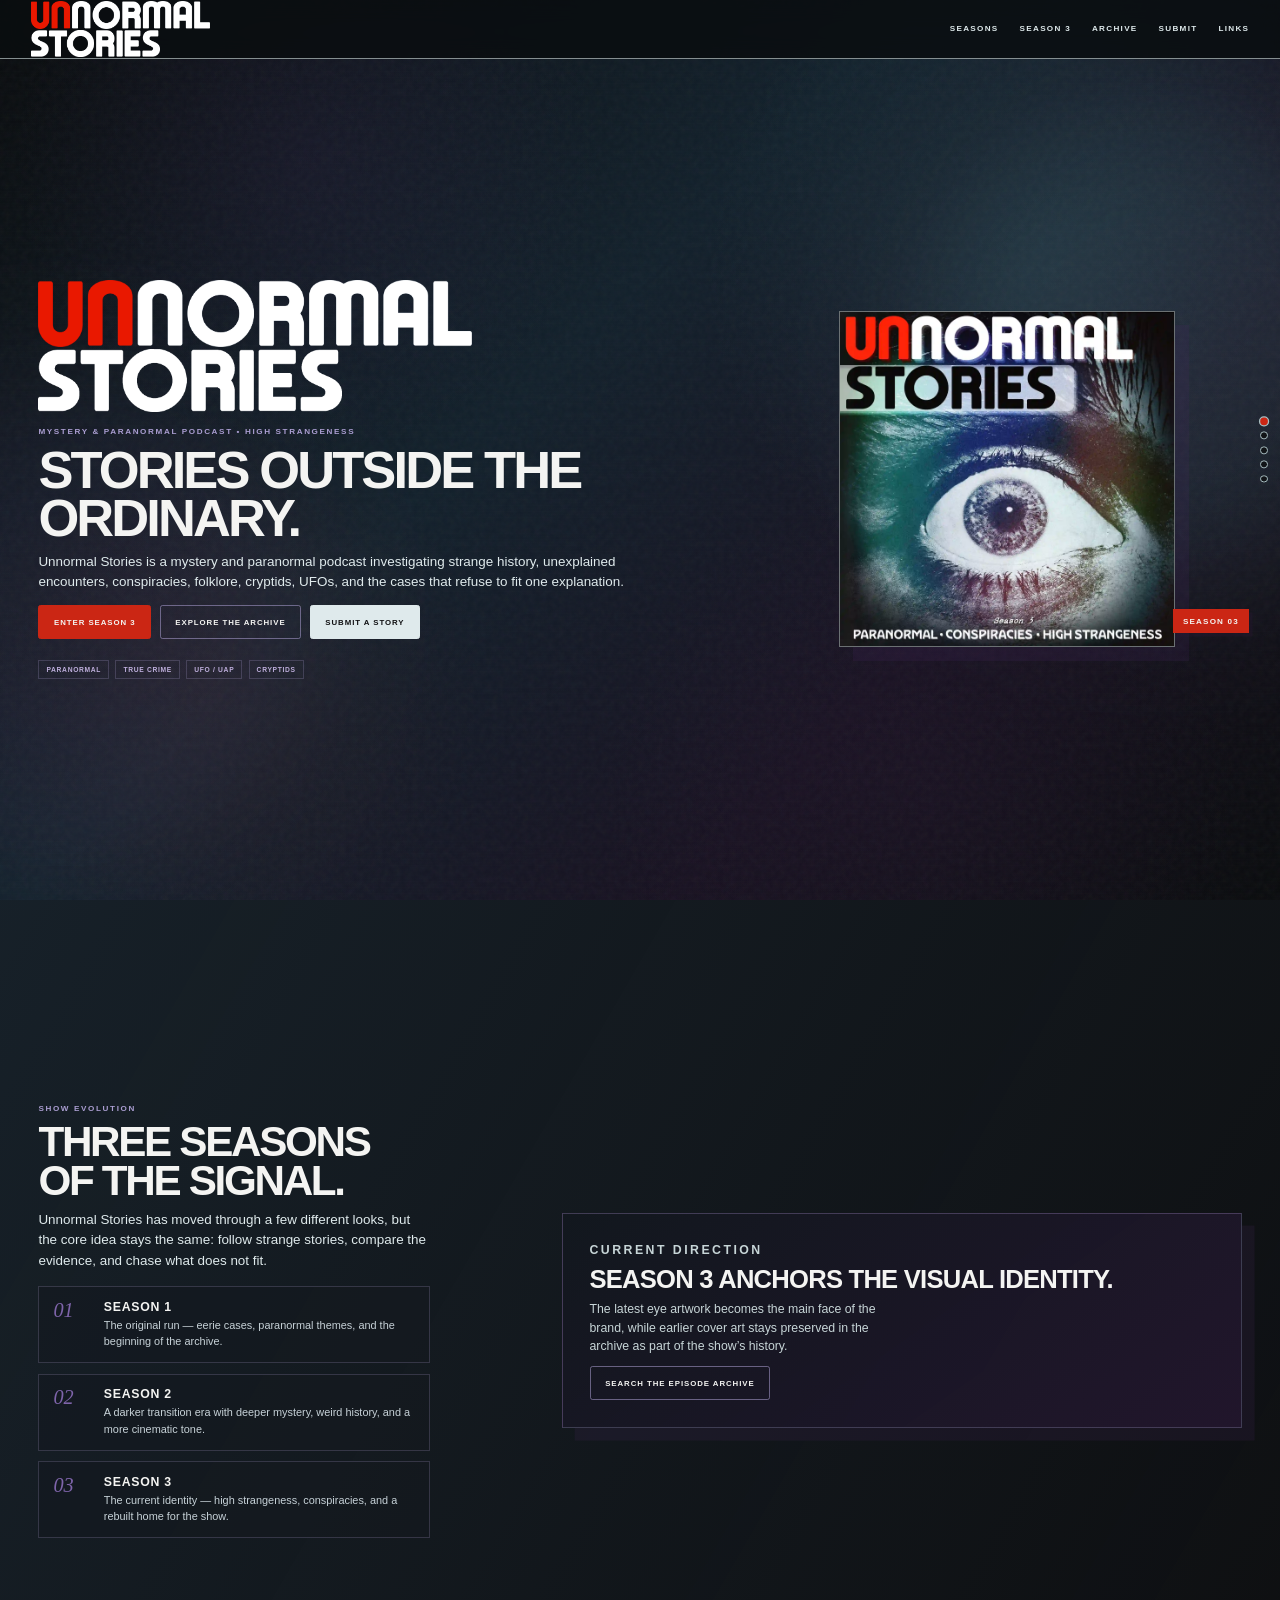
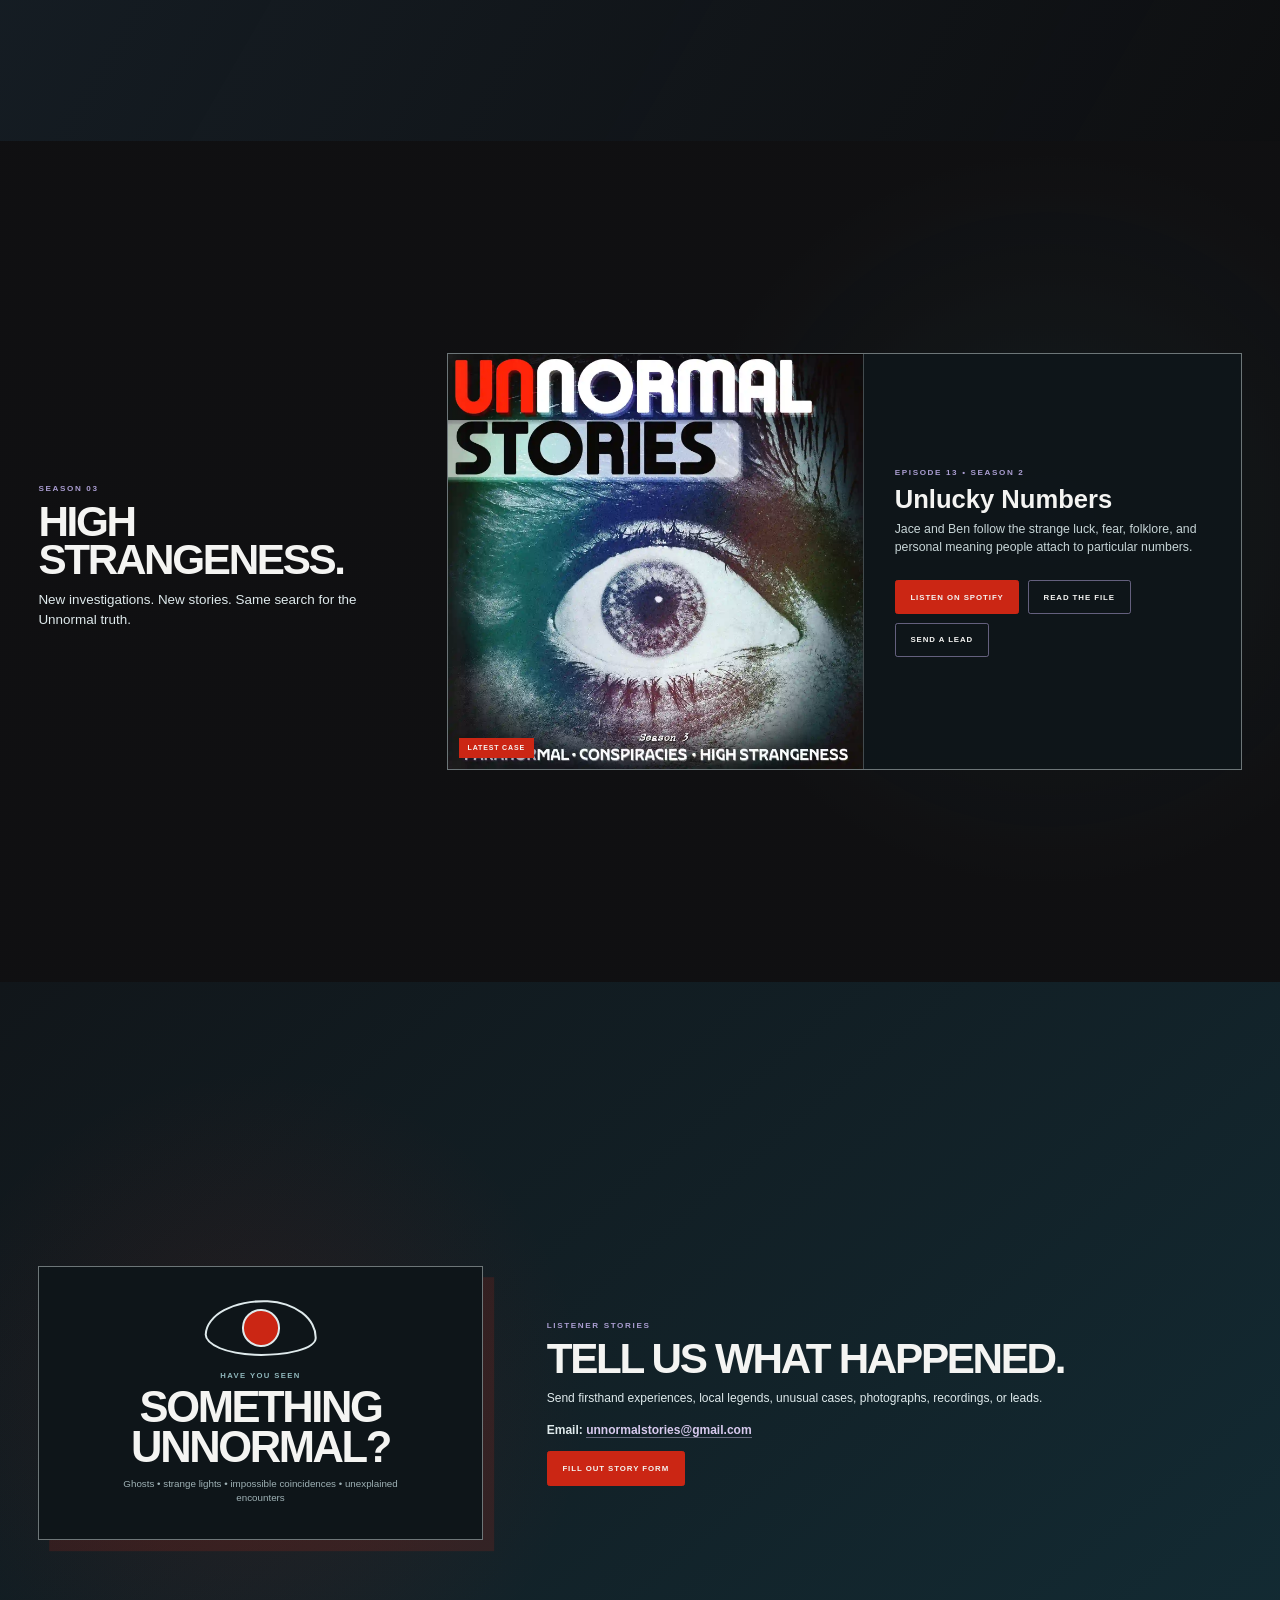
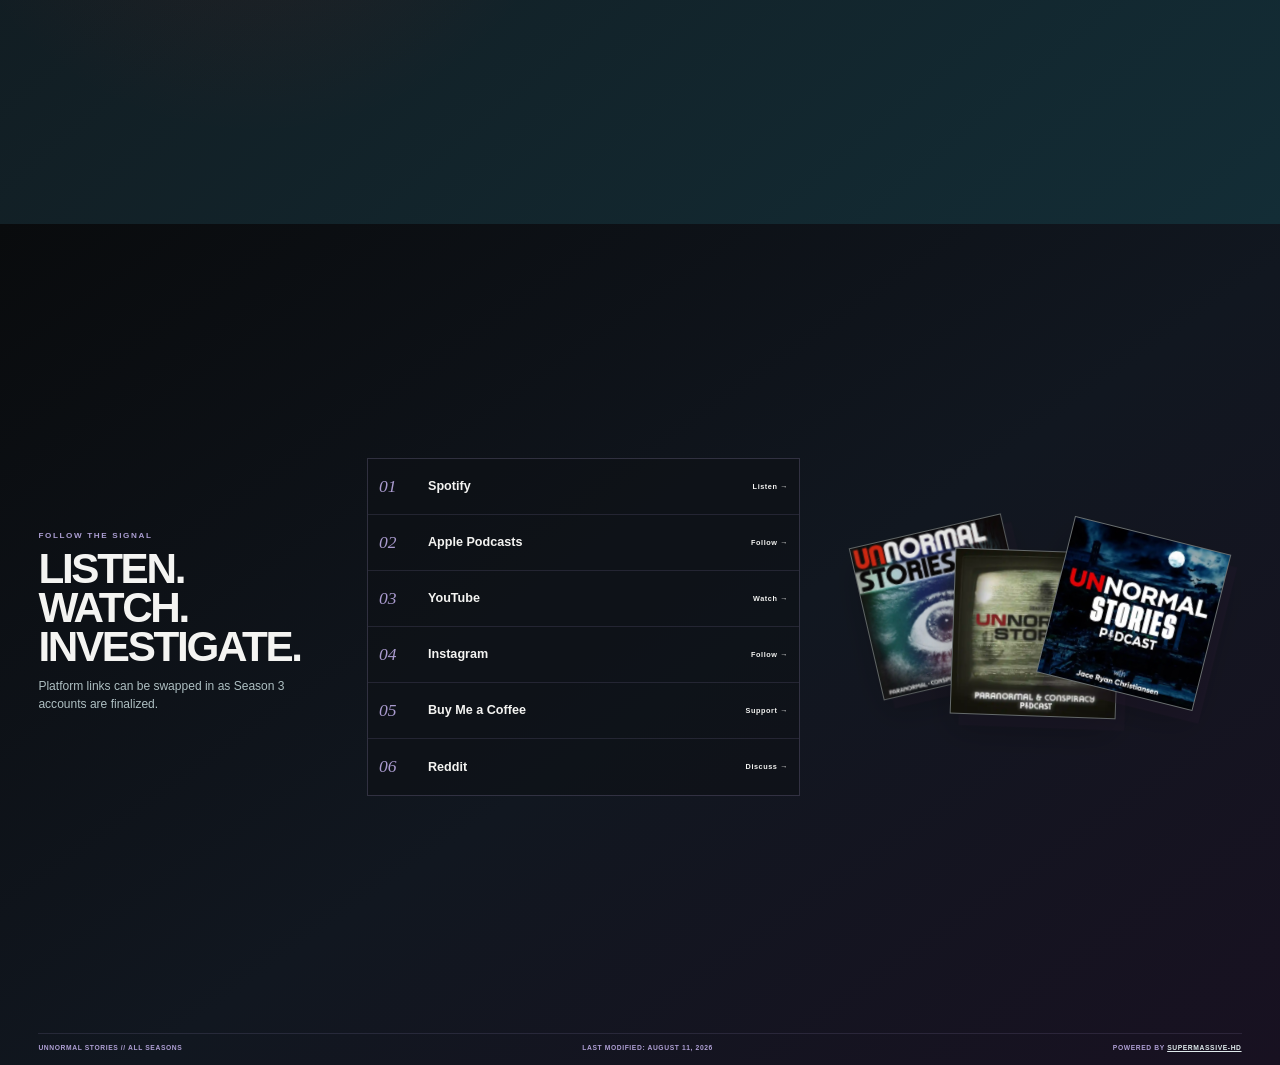
<file: index.html>
<!DOCTYPE html>
<html lang="en">
<head>
  <meta charset="UTF-8" />
  <meta name="viewport" content="width=device-width, initial-scale=1.0" />
  <title>Unnormal Stories | Mystery &amp; Paranormal Podcast</title>
  <meta name="description" content="Explore Unnormal Stories, a mystery and paranormal podcast investigating unexplained encounters, conspiracies, folklore, cryptids, UFOs, and high strangeness." />
  <meta name="robots" content="index, follow, max-image-preview:large, max-snippet:-1, max-video-preview:-1" />
  <meta name="theme-color" content="#08090c" />
  <link rel="canonical" href="https://www.unnormalstories.com/" />

  <meta property="og:type" content="website" />
  <meta property="og:site_name" content="Unnormal Stories" />
  <meta property="og:title" content="Unnormal Stories | Mystery &amp; Paranormal Podcast" />
  <meta property="og:description" content="Unexplained encounters, strange history, conspiracies, folklore, cryptids, UFOs, and high strangeness." />
  <meta property="og:url" content="https://www.unnormalstories.com/" />
  <meta property="og:image" content="https://www.unnormalstories.com/assets/UnnormalEye.webp" />
  <meta property="og:image:alt" content="Unnormal Stories paranormal podcast cover artwork" />

  <meta name="twitter:card" content="summary_large_image" />
  <meta name="twitter:title" content="Unnormal Stories | Mystery &amp; Paranormal Podcast" />
  <meta name="twitter:description" content="Investigating unexplained encounters, conspiracies, folklore, cryptids, UFOs, and high strangeness." />
  <meta name="twitter:image" content="https://www.unnormalstories.com/assets/UnnormalEye.webp" />

  <script type="application/ld+json">
  {
    "@context": "https://schema.org",
    "@graph": [
      {
        "@type": "WebSite",
        "@id": "https://www.unnormalstories.com/#website",
        "url": "https://www.unnormalstories.com/",
        "name": "Unnormal Stories",
        "description": "A mystery and paranormal podcast about unexplained encounters, conspiracies, folklore, cryptids, UFOs, and high strangeness.",
        "inLanguage": "en-US"
      },
      {
        "@type": "PodcastSeries",
        "@id": "https://www.unnormalstories.com/#podcast",
        "name": "Unnormal Stories",
        "alternateName": "Unnormal Stories Podcast",
        "url": "https://www.unnormalstories.com/",
        "description": "A mystery and paranormal podcast investigating strange history, unexplained encounters, conspiracies, folklore, cryptids, UFOs, and high strangeness.",
        "image": "https://www.unnormalstories.com/assets/UnnormalEye.webp",
        "inLanguage": "en-US",
        "genre": [
          "Paranormal",
          "Mystery",
          "Conspiracy",
          "High Strangeness",
          "Folklore",
          "Cryptids"
        ],
        "publisher": {
          "@type": "Organization",
          "name": "Unnormal Stories",
          "url": "https://www.unnormalstories.com/"
        },
        "sameAs": [
          "https://podcasters.spotify.com/pod/show/unnormalstories",
          "https://www.youtube.com/@unnormalstories9051"
        ]
      }
    ]
  }
  </script>
  <link rel="stylesheet" href="styles.css" />
</head>
<body>
  <div class="logo-intro" id="logoIntro" aria-hidden="true">
    <div class="logo-intro-lockup">
      <img class="intro-unnormal" src="assets/Unnormal_Transparent.png" alt="" />
      <img class="intro-stories" src="assets/Stories_Transparent.png" alt="" />
    </div>
    <span class="intro-kicker">PARANORMAL • CONSPIRACIES • HIGH STRANGENESS</span>
  </div>

  <div class="ambient-bg" aria-hidden="true">
    <span class="glow glow-one"></span>
    <span class="glow glow-two"></span>
    <span class="scanlines"></span>
    <span class="grain"></span>
  </div>

  <header class="site-header">
    <a class="main-wordmark split-wordmark" href="#home" aria-label="Unnormal Stories home">
      <img class="wordmark-unnormal" src="assets/Unnormal_Transparent.png" alt="Unnormal" />
      <img class="wordmark-stories" src="assets/Stories_Transparent.png" alt="Stories" />
      <span class="sr-only">Unnormal Stories</span>
    </a>

    <nav class="main-nav" aria-label="Main navigation">
      <a href="#seasons">Seasons</a>
      <a href="#season">Season 3</a>
      <a href="archive.html">Archive</a>
      <a href="#submit">Submit</a>
      <a href="#links">Links</a>
    </nav>

    <button class="menu-toggle" type="button" aria-label="Open menu" aria-expanded="false">
      <span></span><span></span><span></span>
    </button>
  </header>

  <main class="snap-container">
    <section class="snap-section hero-section" id="home">
      <div class="section-inner hero-grid">
        <div class="hero-copy reveal">
          <div class="hero-split-logo" aria-label="Unnormal Stories">
            <img src="assets/Unnormal_Transparent.png" alt="Unnormal" />
            <img src="assets/Stories_Transparent.png" alt="Stories" />
          </div>
          <p class="eyebrow">MYSTERY &amp; PARANORMAL PODCAST • HIGH STRANGENESS</p>
          <h1>Stories outside the ordinary.</h1>
          <p class="lead">
            Unnormal Stories is a mystery and paranormal podcast investigating strange history, unexplained encounters,
            conspiracies, folklore, cryptids, UFOs, and the cases that refuse to fit one explanation.
          </p>

          <div class="button-row">
            <a class="btn btn-red" href="#season">Enter Season 3</a>
            <a class="btn btn-outline" href="archive.html">Explore the Archive</a>
            <a class="btn btn-light" href="#submit">Submit a Story</a>
          </div>

          <div class="signal-strip" aria-label="Show themes">
            <span>PARANORMAL</span>
            <span>TRUE CRIME</span>
            <span>UFO / UAP</span>
            <span>CRYPTIDS</span>
          </div>
        </div>

        <div class="cover-wrap reveal">
          <div class="cover-card">
            <img src="assets/UnnormalEye.webp" alt="Unnormal Stories Season 3 cover artwork featuring a close-up eye" />
          </div>
          <div class="cover-tag">SEASON 03</div>
        </div>
      </div>
    </section>

    <section class="snap-section seasons-section" id="seasons">
      <div class="section-inner seasons-layout static-seasons-layout">
        <div class="seasons-copy reveal">
          <p class="eyebrow">SHOW EVOLUTION</p>
          <h2>Three seasons of the signal.</h2>
          <p class="lead">
            Unnormal Stories has moved through a few different looks, but the core idea stays the same:
            follow strange stories, compare the evidence, and chase what does not fit.
          </p>

          <div class="season-notes">
            <article class="season-note">
              <span>01</span>
              <div>
                <strong>Season 1</strong>
                <p>The original run — eerie cases, paranormal themes, and the beginning of the archive.</p>
              </div>
            </article>

            <article class="season-note">
              <span>02</span>
              <div>
                <strong>Season 2</strong>
                <p>A darker transition era with deeper mystery, weird history, and a more cinematic tone.</p>
              </div>
            </article>

            <article class="season-note">
              <span>03</span>
              <div>
                <strong>Season 3</strong>
                <p>The current identity — high strangeness, conspiracies, and a rebuilt home for the show.</p>
              </div>
            </article>
          </div>
        </div>

        <div class="season-evolution-card reveal">
          <div class="season-evolution-inner">
            <p class="eyebrow">CURRENT DIRECTION</p>
            <h3>Season 3 anchors the visual identity.</h3>
            <p>
              The latest eye artwork becomes the main face of the brand, while earlier cover art stays preserved
              in the archive as part of the show’s history.
            </p>
            <a class="btn btn-outline" href="archive.html">Search the episode archive</a>
          </div>
        </div>
      </div>
    </section>

    <section class="snap-section season-section" id="season">
      <div class="section-inner season-layout">
        <div class="season-heading reveal">
          <p class="eyebrow">SEASON 03</p>
          <h2>High Strangeness.</h2>
          <p class="lead">New investigations. New stories. Same search for the Unnormal truth.</p>
        </div>

        <article class="episode-card reveal">
          <div class="episode-art">
            <img src="assets/UnnormalEye.webp" alt="Season 3 Unnormal Stories eye artwork" />
            <span class="episode-chip">LATEST CASE</span>
          </div>

          <div class="episode-copy">
            <p class="eyebrow">EPISODE 13 • SEASON 2</p>
            <h3>Unlucky Numbers</h3>
            <p>
              Jace and Ben follow the strange luck, fear, folklore, and personal meaning people attach to particular numbers.
            </p>
            <div class="button-row">
              <a class="btn btn-red" href="https://podcasters.spotify.com/pod/show/unnormalstories/episodes/Ep--13---Unlucky-Numbers-e385mmn" target="_blank" rel="noopener noreferrer">Listen on Spotify</a>
              <a class="btn btn-outline" href="archive.html?episode=ep-13-unlucky-numbers">Read the File</a>
              <a class="btn btn-outline" href="#submit">Send a Lead</a>
            </div>
          </div>
        </article>
      </div>
    </section>

    <section class="snap-section submit-section" id="submit">
      <div class="section-inner submit-layout">
        <div class="submit-poster reveal">
          <div class="eye-symbol" aria-hidden="true">
            <span></span>
          </div>
          <p class="poster-small">HAVE YOU SEEN</p>
          <h2>Something<br />Unnormal?</h2>
          <p>Ghosts • strange lights • impossible coincidences • unexplained encounters</p>
        </div>

        <div class="submit-copy reveal">
          <p class="eyebrow">LISTENER STORIES</p>
          <h2>Tell us what happened.</h2>
          <p>
            Send firsthand experiences, local legends, unusual cases, photographs, recordings, or leads.
          </p>
          <p class="contact-email">
            Email: <a href="mailto:unnormalstories@gmail.com">unnormalstories@gmail.com</a>
          </p>
          <div class="button-row">
            <a class="btn btn-red" href="submit-story.html">Fill Out Story Form</a>
          </div>
        </div>
      </div>
    </section>

    <section class="snap-section links-section" id="links">
      <div class="section-inner links-layout links-layout-covers">
        <div class="links-copy reveal">
          <p class="eyebrow">FOLLOW THE SIGNAL</p>
          <h2>Listen. Watch. Investigate.</h2>
          <p>Platform links can be swapped in as Season 3 accounts are finalized.</p>
        </div>

            <div class="link-board reveal">
      <a href="#" class="platform-link" data-social="spotify"><span>01</span><strong>Spotify</strong><em>Listen →</em></a>
      <a href="#" class="platform-link" data-social="apple"><span>02</span><strong>Apple Podcasts</strong><em>Follow →</em></a>
      <a href="https://www.youtube.com/@unnormalstories9051" class="platform-link" data-social="youtube" target="_blank" rel="noopener noreferrer"><span>03</span><strong>YouTube</strong><em>Watch →</em></a>
      <a href="#" class="platform-link" data-social="instagram"><span>04</span><strong>Instagram</strong><em>Follow →</em></a>
      <a href="#" class="platform-link coffee-link" data-social="coffee"><span>05</span><strong>Buy Me a Coffee</strong><em>Support →</em></a>
      <a href="#" class="platform-link" data-social="reddit"><span>06</span><strong>Reddit</strong><em>Discuss →</em></a>
    </div>

    <div class="cover-stack-wrap reveal" aria-label="Unnormal Stories cover archive">
          <div class="cover-stack">
            <img class="stack-cover stack-one" src="assets/UnnormalEye.webp" alt="Unnormal Stories cover artwork" />
            <img class="stack-cover stack-two" src="assets/unnormaltv.webp" alt="Unnormal Stories TV cover artwork" />
            <img class="stack-cover stack-three" src="assets/unnormalbat.webp" alt="Unnormal Stories Season 3 cover" />
          </div>
        </div>

        <footer class="site-footer">
          <span>UNNORMAL STORIES // ALL SEASONS</span>
          <span>Last modified: August 11, 2026</span>
          <span>Powered by <a href="https://www.supermassive-hd.com" target="_blank" rel="noopener noreferrer">SuperMassive-HD</a></span>
        </footer>
      </div>
    </section>
  </main>

  <div class="section-dots" aria-label="Section navigation">
    <a href="#home" class="dot active" aria-label="Home"></a>
    <a href="#seasons" class="dot" aria-label="Seasons"></a>
    <a href="#season" class="dot" aria-label="Season 3"></a>
    <a href="#submit" class="dot" aria-label="Submit"></a>
    <a href="#links" class="dot" aria-label="Links"></a>
  </div>

  <script src="script.js"></script>
</body>
</html>
</file>
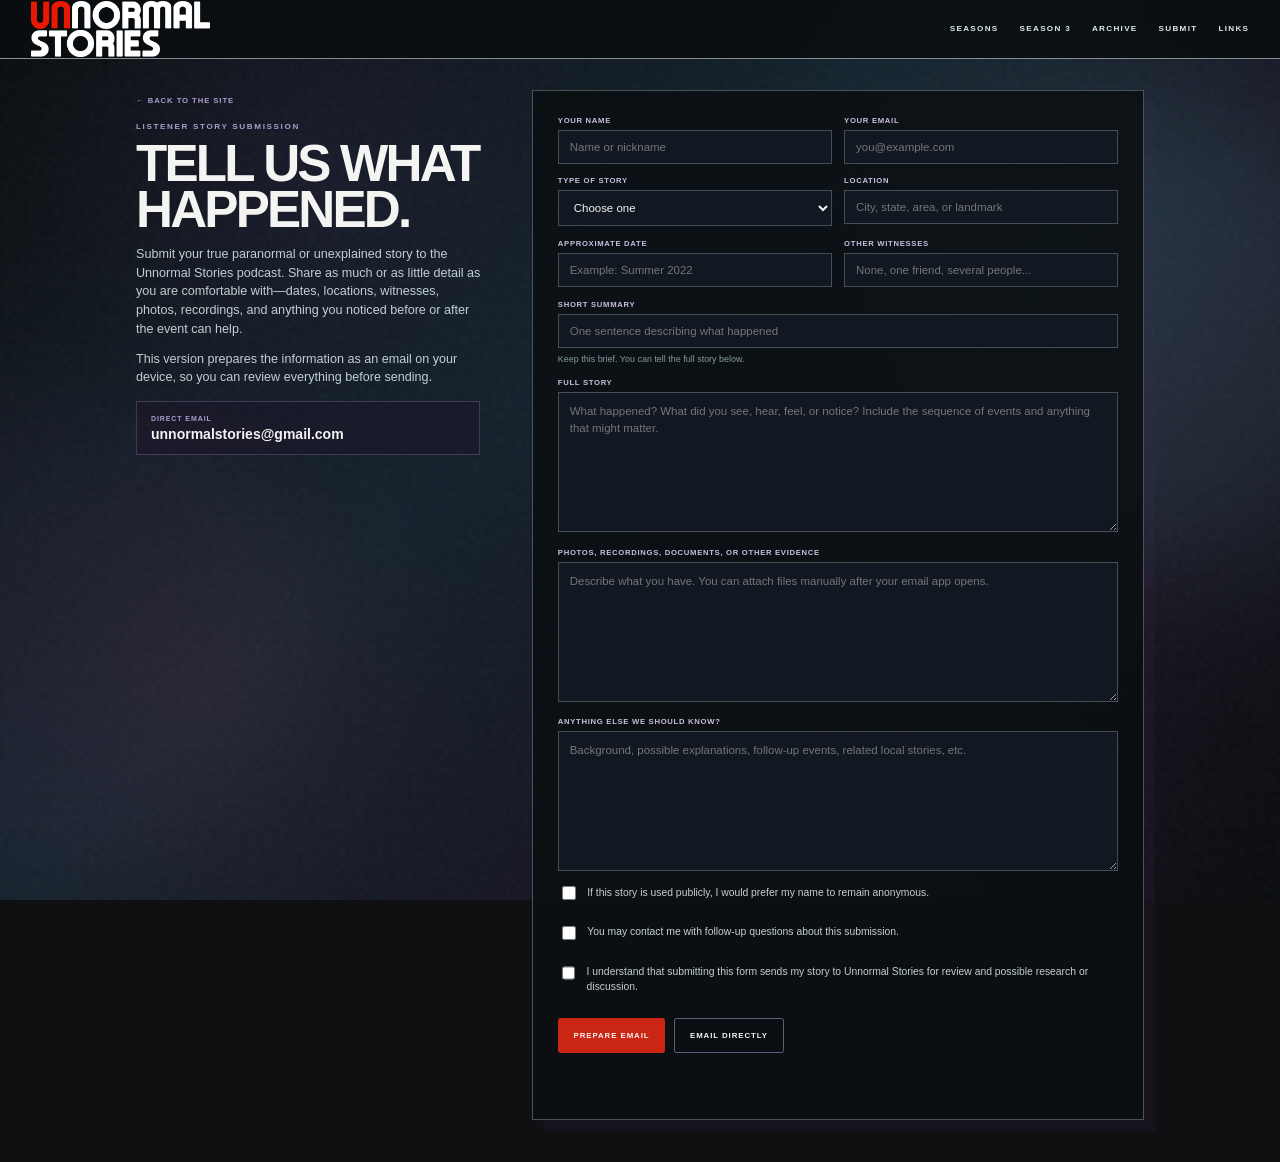
<file: submit-story.html>
<!DOCTYPE html>
<html lang="en">
<head>
  <meta charset="UTF-8" />
  <meta name="viewport" content="width=device-width, initial-scale=1.0" />
  <title>Submit a Paranormal Story | Unnormal Stories Podcast</title>
  <meta name="description" content="Submit your true paranormal encounter, UFO sighting, cryptid report, local legend, strange coincidence, or unexplained story to the Unnormal Stories podcast." />
  <meta name="robots" content="index, follow, max-image-preview:large, max-snippet:-1" />
  <meta name="theme-color" content="#08090c" />
  <link rel="canonical" href="https://www.unnormalstories.com/submit-story.html" />

  <meta property="og:type" content="website" />
  <meta property="og:site_name" content="Unnormal Stories" />
  <meta property="og:title" content="Submit a Paranormal Story | Unnormal Stories Podcast" />
  <meta property="og:description" content="Share a true unexplained encounter, UFO sighting, cryptid report, local legend, or strange experience with Unnormal Stories." />
  <meta property="og:url" content="https://www.unnormalstories.com/submit-story.html" />
  <meta property="og:image" content="https://www.unnormalstories.com/assets/UnnormalEye.webp" />
  <meta property="og:image:alt" content="Unnormal Stories paranormal podcast artwork" />

  <meta name="twitter:card" content="summary_large_image" />
  <meta name="twitter:title" content="Submit a Paranormal Story | Unnormal Stories Podcast" />
  <meta name="twitter:description" content="Tell Unnormal Stories about your true paranormal or unexplained experience." />
  <meta name="twitter:image" content="https://www.unnormalstories.com/assets/UnnormalEye.webp" />
  <link rel="stylesheet" href="styles.css" />
</head>
<body>
  <div class="ambient-bg" aria-hidden="true">
    <span class="glow glow-one"></span>
    <span class="glow glow-two"></span>
    <span class="scanlines"></span>
    <span class="grain"></span>
  </div>

  <header class="site-header">
    <a class="main-wordmark split-wordmark" href="index.html#home" aria-label="Unnormal Stories home">
      <img class="wordmark-unnormal" src="assets/Unnormal_Transparent.png" alt="Unnormal" />
      <img class="wordmark-stories" src="assets/Stories_Transparent.png" alt="Stories" />
      <span class="sr-only">Unnormal Stories</span>
    </a>

    <nav class="main-nav" aria-label="Main navigation">
      <a href="index.html#seasons">Seasons</a>
      <a href="index.html#season">Season 3</a>
      <a href="archive.html">Archive</a>
      <a href="index.html#submit">Submit</a>
      <a href="index.html#links">Links</a>
    </nav>

    <button class="menu-toggle" type="button" aria-label="Open menu" aria-expanded="false">
      <span></span><span></span><span></span>
    </button>
  </header>

  <main class="form-page">
    <div class="form-shell">
      <section class="form-intro">
        <a class="back-link" href="index.html#submit">← Back to the site</a>
        <p class="eyebrow">LISTENER STORY SUBMISSION</p>
        <h1>Tell us what happened.</h1>
        <p>
          Submit your true paranormal or unexplained story to the Unnormal Stories podcast. Share as much
          or as little detail as you are comfortable with—dates, locations, witnesses, photos, recordings,
          and anything you noticed before or after the event can help.
        </p>
        <p>
          This version prepares the information as an email on your device, so you can review everything before sending.
        </p>

        <div class="form-email-box">
          <span>Direct email</span>
          <a href="mailto:unnormalstories@gmail.com">unnormalstories@gmail.com</a>
        </div>
      </section>

      <form class="story-form" id="storyForm">
        <div class="form-grid">
          <div class="form-field">
            <label for="name">Your name</label>
            <input id="name" name="name" type="text" autocomplete="name" placeholder="Name or nickname" />
          </div>

          <div class="form-field">
            <label for="email">Your email</label>
            <input id="email" name="email" type="email" autocomplete="email" placeholder="you@example.com" required />
          </div>

          <div class="form-field">
            <label for="storyType">Type of story</label>
            <select id="storyType" name="storyType" required>
              <option value="">Choose one</option>
              <option>Paranormal / haunting</option>
              <option>UFO / UAP</option>
              <option>Cryptid / creature</option>
              <option>Strange history / local legend</option>
              <option>Unusual true crime lead</option>
              <option>Dream / coincidence / high strangeness</option>
              <option>Other</option>
            </select>
          </div>

          <div class="form-field">
            <label for="location">Location</label>
            <input id="location" name="location" type="text" placeholder="City, state, area, or landmark" />
          </div>

          <div class="form-field">
            <label for="date">Approximate date</label>
            <input id="date" name="date" type="text" placeholder="Example: Summer 2022" />
          </div>

          <div class="form-field">
            <label for="witnesses">Other witnesses</label>
            <input id="witnesses" name="witnesses" type="text" placeholder="None, one friend, several people..." />
          </div>

          <div class="form-field full">
            <label for="summary">Short summary</label>
            <input id="summary" name="summary" type="text" maxlength="140" placeholder="One sentence describing what happened" required />
            <p class="form-help">Keep this brief. You can tell the full story below.</p>
          </div>

          <div class="form-field full">
            <label for="story">Full story</label>
            <textarea id="story" name="story" placeholder="What happened? What did you see, hear, feel, or notice? Include the sequence of events and anything that might matter." required></textarea>
          </div>

          <div class="form-field full">
            <label for="evidence">Photos, recordings, documents, or other evidence</label>
            <textarea id="evidence" name="evidence" placeholder="Describe what you have. You can attach files manually after your email app opens."></textarea>
          </div>

          <div class="form-field full">
            <label for="followup">Anything else we should know?</label>
            <textarea id="followup" name="followup" placeholder="Background, possible explanations, follow-up events, related local stories, etc."></textarea>
          </div>
        </div>

        <div class="check-row">
          <input id="anonymous" name="anonymous" type="checkbox" />
          <label for="anonymous">
            If this story is used publicly, I would prefer my name to remain anonymous.
          </label>
        </div>

        <div class="check-row">
          <input id="contactPermission" name="contactPermission" type="checkbox" />
          <label for="contactPermission">
            You may contact me with follow-up questions about this submission.
          </label>
        </div>

        <div class="check-row">
          <input id="permission" name="permission" type="checkbox" required />
          <label for="permission">
            I understand that submitting this form sends my story to Unnormal Stories for review and possible research or discussion.
          </label>
        </div>

        <div class="form-actions">
          <button class="btn btn-red" type="submit">Prepare Email</button>
          <a class="btn btn-outline" href="mailto:unnormalstories@gmail.com">Email Directly</a>
        </div>

        <p class="form-status" id="formStatus" aria-live="polite"></p>
      </form>
    </div>
  </main>

  <script src="script.js"></script>
</body>
</html>
</file>
<file: styles.css>
/* =========================================================
   UNNORMAL STORIES — SEASON 3
   70s paranormal print + analog / early-web aesthetic
   ========================================================= */

:root{
  --black:#101012;
  --ink:#141419;
  --navy:#172b38;
  --blue:#2c5367;
  --teal:#3a777d;
  --ice:#dfeaec;
  --gray:#777b82;
  --red:#cb2614;
  --white:#f4f4f2;
  --paper:#e7e9e5;

  --header-h:4.2rem;
  --content-w:92rem;
  --page-x:clamp(1.1rem,3vw,3.5rem);
  --line:.12rem solid rgba(223,234,236,.58);
  --dark-line:.12rem solid #101012;
}

*,
*::before,
*::after{box-sizing:border-box}

html{
  font-size:clamp(14px,.55vw + .42rem,18px);
  scroll-behavior:smooth;
  scroll-snap-type:y mandatory;
  scroll-padding-top:var(--header-h);
}

body{
  margin:0;
  overflow-x:hidden;
  background:var(--black);
  color:var(--white);
  font-family:Arial,Helvetica,sans-serif;
}

img{display:block;width:100%;max-width:100%}
a{color:inherit}
button{font:inherit}

/* ---------- ambient background ---------- */

.ambient-bg{
  position:fixed;
  inset:0;
  z-index:0;
  overflow:hidden;
  pointer-events:none;
  background:
    radial-gradient(circle at 80% 32%,rgba(58,119,125,.22),transparent 30%),
    radial-gradient(circle at 16% 76%,rgba(203,38,20,.08),transparent 24%),
    radial-gradient(circle at 55% 95%,rgba(44,83,103,.2),transparent 32%),
    linear-gradient(135deg,#0b0d10 0%,#13242e 46%,#101012 100%);
}

.glow{
  position:absolute;
  width:38vw;
  aspect-ratio:1;
  border-radius:50%;
  filter:blur(4rem);
  opacity:.16;
  mix-blend-mode:screen;
}

.glow-one{
  right:-10vw;
  top:12vh;
  background:var(--teal);
  animation:driftOne 18s ease-in-out infinite;
}

.glow-two{
  left:-14vw;
  bottom:4vh;
  background:var(--red);
  opacity:.07;
  animation:driftTwo 24s ease-in-out infinite;
}

.scanlines{
  position:absolute;
  inset:0;
  opacity:.08;
  background:repeating-linear-gradient(
    to bottom,
    rgba(255,255,255,.04) 0,
    rgba(255,255,255,.04) .05rem,
    transparent .05rem,
    transparent .22rem
  );
}

.grain{
  position:absolute;
  inset:0;
  opacity:.055;
  background-image:url("data:image/svg+xml,%3Csvg viewBox='0 0 180 180' xmlns='http://www.w3.org/2000/svg'%3E%3Cfilter id='n'%3E%3CfeTurbulence type='fractalNoise' baseFrequency='.82' numOctaves='3' stitchTiles='stitch'/%3E%3C/filter%3E%3Crect width='100%25' height='100%25' filter='url(%23n)' opacity='.8'/%3E%3C/svg%3E");
}

@keyframes driftOne{50%{transform:translate(-6vw,5vh) scale(1.08)}}
@keyframes driftTwo{50%{transform:translate(7vw,-5vh) scale(.95)}}

/* ---------- header ---------- */

.site-header{
  position:fixed;
  inset:0 0 auto 0;
  z-index:50;
  height:var(--header-h);
  display:flex;
  align-items:center;
  justify-content:space-between;
  gap:1.2rem;
  padding:0 var(--page-x);
  background:rgba(10,13,16,.86);
  border-bottom:var(--line);
  backdrop-filter:blur(.8rem);
}

.mini-brand{
  display:flex;
  align-items:center;
  gap:.7rem;
  text-decoration:none;
  font-weight:900;
}

.mini-mark{
  width:2.35rem;
  aspect-ratio:1;
  display:grid;
  place-items:center;
  border:.1rem solid var(--ice);
  border-radius:50%;
  background:var(--red);
  color:var(--white);
  font-family:Georgia,serif;
  font-style:italic;
  font-weight:900;
  font-size:.78rem;
}

.brand-name{
  font-size:.92rem;
  letter-spacing:-.02em;
}

.main-nav{
  display:flex;
  align-items:center;
  gap:clamp(1rem,2vw,1.8rem);
}

.main-nav a{
  text-decoration:none;
  text-transform:uppercase;
  font-size:.62rem;
  font-weight:900;
  letter-spacing:.16em;
  color:var(--ice);
}

.main-nav a:hover{color:var(--white)}
.menu-toggle{display:none}

/* ---------- snap structure ---------- */

.snap-container{
  position:relative;
  z-index:2;
  padding-top:var(--header-h);
}

.snap-section{
  width:100%;
  height:calc(100dvh - var(--header-h));
  min-height:calc(100dvh - var(--header-h));
  max-height:calc(100dvh - var(--header-h));
  display:flex;
  align-items:center;
  overflow:hidden;
  padding:clamp(.9rem,1.5vh,1.2rem) var(--page-x);
  scroll-snap-align:start;
  scroll-snap-stop:always;
}

.section-inner{
  width:min(var(--content-w),94vw);
  max-width:100%;
  max-height:100%;
  margin:0 auto;
}

/* ---------- shared text ---------- */

h1,h2,h3,p{margin-top:0}

h1,h2{
  font-family:Arial Black,Arial,Helvetica,sans-serif;
  text-transform:uppercase;
  letter-spacing:-.055em;
}

h1{
  max-width:45rem;
  margin-bottom:.8rem;
  font-size:clamp(2.8rem,4.1vw,4.8rem);
  line-height:.9;
}

h2{
  margin-bottom:.7rem;
  font-size:clamp(2.4rem,3.3vw,3.9rem);
  line-height:.92;
}

h3{
  margin-bottom:.55rem;
  font-size:clamp(1.55rem,2vw,2.25rem);
  line-height:1;
}

p{
  margin-bottom:.75rem;
  line-height:1.5;
}

.lead{
  max-width:42rem;
  font-size:clamp(.95rem,1.05vw,1.2rem);
  color:var(--ice);
}

.eyebrow{
  margin-bottom:.55rem;
  color:#9ac2c7;
  font-size:.58rem;
  font-weight:900;
  letter-spacing:.2em;
}

.muted-copy{
  color:#a9b0b4;
  font-size:.82rem;
}

/* ---------- buttons ---------- */

.button-row{
  display:flex;
  flex-wrap:wrap;
  gap:.6rem;
  margin-top:.9rem;
}

.btn{
  min-height:2.45rem;
  display:inline-flex;
  align-items:center;
  justify-content:center;
  padding:0 1.05rem;
  border:.1rem solid var(--ice);
  border-radius:.18rem;
  text-decoration:none;
  text-transform:uppercase;
  font-size:.56rem;
  font-weight:900;
  letter-spacing:.12em;
  transition:background .18s ease,color .18s ease,transform .18s ease;
}

.btn:hover{transform:translateY(-.1rem)}
.btn-red{background:var(--red);border-color:var(--red);color:var(--white)}
.btn-light{background:var(--ice);border-color:var(--ice);color:var(--black)}
.btn-outline{background:transparent;color:var(--white)}

/* ---------- hero ---------- */

.hero-grid{
  display:grid;
  grid-template-columns:minmax(0,1.06fr) minmax(19rem,.74fr);
  gap:clamp(2rem,5vw,5rem);
  align-items:center;
}

.hero-copy{min-width:0}

.signal-strip{
  display:flex;
  flex-wrap:wrap;
  gap:.45rem;
  margin-top:1.5rem;
}

.signal-strip span{
  padding:.34rem .5rem;
  border:.08rem solid rgba(223,234,236,.3);
  color:#a9bec2;
  font-size:.48rem;
  font-weight:900;
  letter-spacing:.1em;
}

.cover-wrap{
  position:relative;
  display:flex;
  justify-content:center;
}

.cover-card{
  width:min(100%,24rem);
  border:.12rem solid rgba(223,234,236,.45);
  background:#0a0d10;
  box-shadow:1rem 1rem 0 rgba(58,119,125,.16);
}

.cover-card img{
  aspect-ratio:1;
  object-fit:cover;
}

.cover-tag{
  position:absolute;
  right:-.5rem;
  bottom:1rem;
  padding:.55rem .7rem;
  background:var(--red);
  color:var(--white);
  font-size:.58rem;
  font-weight:900;
  letter-spacing:.14em;
}

/* ---------- about ---------- */

.about-section{
  background:linear-gradient(120deg,rgba(44,83,103,.15),rgba(16,16,18,.1));
}

.about-layout{
  display:grid;
  grid-template-columns:minmax(0,.75fr) minmax(0,1.25fr);
  gap:clamp(2rem,5vw,5rem);
  align-items:center;
}

.about-copy{
  max-width:31rem;
}

.about-copy p:not(.eyebrow){
  color:var(--ice);
  font-size:clamp(.86rem,.84vw,1rem);
}

.topic-grid{
  display:grid;
  grid-template-columns:repeat(2,minmax(0,1fr));
  gap:.7rem;
}

.topic-link{
  min-height:clamp(5.2rem,11vh,7rem);
  display:grid;
  grid-template-columns:2.8rem 1fr;
  align-items:center;
  gap:.7rem;
  padding:.8rem 1rem;
  border:.1rem solid rgba(223,234,236,.38);
  background:#193542;
  color:var(--white);
  text-decoration:none;
  overflow:hidden;
  transition:transform .18s ease,background .18s ease,border-color .18s ease;
}

.topic-link:hover{
  transform:translateY(-.12rem);
  background:#234958;
  border-color:var(--ice);
}

.topic-link span{
  color:#8fb6bb;
  font-family:Georgia,serif;
  font-style:italic;
  font-size:1.4rem;
}

.topic-link strong{
  text-transform:uppercase;
  font-size:clamp(.88rem,1.15vw,1.35rem);
  letter-spacing:.02em;
}

.light-topic{
  background:#cbdadd;
  color:var(--black);
}

.light-topic span{color:#315968}
.light-topic:hover{background:#e1ebed}

.red-topic{
  background:#8f2017;
}

.red-topic:hover{background:var(--red)}

/* ---------- season 3 ---------- */

.season-section{
  background:
    linear-gradient(rgba(16,16,18,.36),rgba(16,16,18,.36)),
    radial-gradient(circle at 82% 45%,rgba(58,119,125,.18),transparent 32%);
}

.season-layout{
  display:grid;
  grid-template-columns:minmax(0,.62fr) minmax(0,1.38fr);
  gap:clamp(1.5rem,4vw,4rem);
  align-items:center;
}

.season-heading{
  max-width:30rem;
}

.episode-card{
  display:grid;
  grid-template-columns:minmax(0,1.05fr) minmax(16rem,.95fr);
  min-height:clamp(18rem,50vh,28rem);
  overflow:hidden;
  border:.1rem solid rgba(223,234,236,.45);
  background:rgba(15,22,27,.92);
}

.episode-art{
  position:relative;
  overflow:hidden;
  border-right:.1rem solid rgba(223,234,236,.25);
}

.episode-art img{
  width:100%;
  height:100%;
  object-fit:cover;
}

.episode-chip{
  position:absolute;
  left:.8rem;
  bottom:.8rem;
  padding:.48rem .62rem;
  background:var(--red);
  font-size:.5rem;
  font-weight:900;
  letter-spacing:.12em;
}

.episode-copy{
  display:flex;
  flex-direction:column;
  justify-content:center;
  padding:clamp(1.2rem,2.4vw,2.2rem);
}

.episode-copy p:not(.eyebrow){
  max-width:22rem;
  color:#c7d5d7;
  font-size:.88rem;
}

/* ---------- submit ---------- */

.submit-section{
  background:
    radial-gradient(circle at 20% 50%,rgba(203,38,20,.11),transparent 30%),
    linear-gradient(140deg,#11161a,#132d36);
}

.submit-layout{
  display:grid;
  grid-template-columns:minmax(18rem,.78fr) minmax(0,1.22fr);
  gap:clamp(2rem,5vw,5rem);
  align-items:center;
}

.submit-poster{
  min-width:0;
  overflow:hidden;
  padding:clamp(1.4rem,2.6vw,2.4rem);
  border:.1rem solid rgba(223,234,236,.45);
  background:#0e1519;
  text-align:center;
  box-shadow:.8rem .8rem 0 rgba(203,38,20,.16);
}

.poster-small{
  margin-bottom:.4rem;
  color:#8fb6bb;
  font-size:.55rem;
  font-weight:900;
  letter-spacing:.18em;
}

.submit-poster h2{
  margin-bottom:.7rem;
  color:var(--white);
  font-size:clamp(2.2rem,3.4vw,3.7rem);
}

.submit-poster > p:last-child{
  margin:0 auto;
  max-width:22rem;
  color:#9fb2b6;
  font-size:.7rem;
}

.eye-symbol{
  width:8rem;
  height:4rem;
  display:grid;
  place-items:center;
  margin:0 auto 1rem;
  border:.18rem solid var(--ice);
  border-radius:55% 45% 55% 45% / 65% 65% 35% 35%;
  transform:rotate(2deg);
}

.eye-symbol span{
  width:2.7rem;
  aspect-ratio:1;
  border:.15rem solid var(--ice);
  border-radius:50%;
  background:var(--red);
}

.submit-copy{
  max-width:38rem;
}

.submit-copy p:not(.eyebrow){
  color:var(--ice);
  font-size:clamp(.86rem,.84vw,1rem);
}

/* ---------- archive ---------- */

.archive-section{
  background:linear-gradient(125deg,#111317,#172b38 70%,#101012);
}

.archive-layout{
  display:grid;
  grid-template-columns:minmax(0,.75fr) minmax(18rem,.72fr);
  gap:clamp(2rem,6vw,6rem);
  align-items:center;
}

.archive-copy{
  max-width:34rem;
}

.archive-copy p:not(.eyebrow){
  color:#b7c6c8;
}

.archive-card{
  position:relative;
  width:min(100%,25rem);
  justify-self:center;
  border:.1rem solid rgba(223,234,236,.42);
  background:#07090b;
  box-shadow:.8rem .8rem 0 rgba(44,83,103,.2);
}

.archive-card img{
  aspect-ratio:1;
  object-fit:cover;
  filter:saturate(.86) contrast(1.05);
}

.archive-label{
  position:absolute;
  left:0;
  right:0;
  bottom:0;
  display:flex;
  justify-content:space-between;
  gap:1rem;
  padding:.65rem .8rem;
  background:rgba(8,11,13,.86);
  border-top:.08rem solid rgba(223,234,236,.28);
}

.archive-label span{
  color:#8fb6bb;
  font-size:.48rem;
  font-weight:900;
  letter-spacing:.12em;
}

.archive-label strong{
  font-size:.58rem;
  letter-spacing:.08em;
}

/* ---------- links ---------- */

.links-section{
  background:#0b0e10;
}

.links-layout{
  height:100%;
  display:grid;
  grid-template-columns:minmax(0,.7fr) minmax(20rem,1.3fr);
  grid-template-rows:1fr auto;
  gap:1.2rem clamp(2rem,5vw,4rem);
  align-items:center;
}

.links-copy{
  max-width:32rem;
}

.links-copy p:not(.eyebrow){
  color:#aebfc2;
  font-size:.86rem;
}

.link-board{
  overflow:hidden;
  border:.1rem solid rgba(223,234,236,.38);
}

.platform-link{
  min-height:clamp(3.1rem,7vh,4rem);
  display:grid;
  grid-template-columns:2.7rem 1fr auto;
  align-items:center;
  gap:.8rem;
  padding:.5rem .8rem;
  border-bottom:.08rem solid rgba(223,234,236,.18);
  color:var(--white);
  text-decoration:none;
  transition:background .18s ease,color .18s ease;
}

.platform-link:last-child{border-bottom:0}
.platform-link:hover{background:var(--ice);color:var(--black)}

.platform-link span{
  color:#76a3a9;
  font-family:Georgia,serif;
  font-style:italic;
  font-size:1.25rem;
}

.platform-link strong{
  font-size:.9rem;
}

.platform-link em{
  font-style:normal;
  font-size:.52rem;
  font-weight:900;
  letter-spacing:.08em;
}

.site-footer{
  grid-column:1/-1;
  display:flex;
  justify-content:space-between;
  gap:1rem;
  flex-wrap:wrap;
  padding-top:.7rem;
  border-top:.08rem solid rgba(223,234,236,.18);
  color:#8ea1a4;
  font-size:.48rem;
  font-weight:900;
  letter-spacing:.09em;
  text-transform:uppercase;
}

.site-footer a{
  color:var(--ice);
}

/* ---------- side dots ---------- */

.section-dots{
  position:fixed;
  z-index:45;
  right:.85rem;
  top:50%;
  transform:translateY(-50%);
  display:grid;
  gap:.48rem;
}

.dot{
  width:.55rem;
  aspect-ratio:1;
  display:block;
  border:.1rem solid #a9bec2;
  border-radius:50%;
  background:#111417;
  transition:transform .16s ease,background .16s ease;
}

.dot.active{
  background:var(--red);
  transform:scale(1.28);
}

/* ---------- topic pages ---------- */

.topic-page{
  position:relative;
  z-index:2;
  min-height:100dvh;
  padding:calc(var(--header-h) + 2.5rem) var(--page-x) 3rem;
}

.topic-page-inner{
  width:min(74rem,92vw);
  margin:0 auto;
}

.topic-page-back{
  display:inline-block;
  margin-bottom:1.5rem;
  color:#9ac2c7;
  text-decoration:none;
  text-transform:uppercase;
  font-size:.58rem;
  font-weight:900;
  letter-spacing:.12em;
}

.topic-hero{
  display:grid;
  grid-template-columns:minmax(0,1.1fr) minmax(14rem,.6fr);
  gap:clamp(2rem,5vw,5rem);
  align-items:center;
  margin-bottom:2rem;
}

.topic-hero-copy p:not(.eyebrow){
  max-width:42rem;
  color:var(--ice);
  font-size:.92rem;
}

.topic-hero-art{
  min-height:15rem;
  display:grid;
  place-items:center;
  border:.1rem solid rgba(223,234,236,.38);
  background:#12242d;
}

.topic-hero-mark{
  width:70%;
  aspect-ratio:1;
  display:grid;
  place-items:center;
  border:.12rem solid var(--ice);
  border-radius:50%;
  background:#0c1114;
  color:var(--white);
  text-align:center;
  font-family:Arial Black,Arial,sans-serif;
  font-size:clamp(1.2rem,2vw,2rem);
  text-transform:uppercase;
}

.topic-content{
  display:grid;
  grid-template-columns:repeat(3,minmax(0,1fr));
  gap:.8rem;
}

.topic-info-card{
  padding:1rem;
  border:.08rem solid rgba(223,234,236,.3);
  background:rgba(18,36,45,.7);
}

.topic-info-card h2{
  font-size:clamp(1.15rem,1.4vw,1.55rem);
}

.topic-info-card p,
.topic-info-card li{
  color:#c4d1d3;
  font-size:.78rem;
  line-height:1.5;
}

.topic-info-card ul{
  padding-left:1rem;
}

.topic-footer{
  margin-top:2rem;
  padding-top:.8rem;
  border-top:.08rem solid rgba(223,234,236,.18);
  display:flex;
  justify-content:space-between;
  gap:1rem;
  flex-wrap:wrap;
  color:#8ea1a4;
  font-size:.5rem;
  font-weight:900;
  letter-spacing:.08em;
  text-transform:uppercase;
}

.topic-footer a{color:var(--ice)}

/* ---------- reveal ---------- */

.reveal{opacity:1;transform:none}
.js .reveal{
  opacity:0;
  transform:translateY(.7rem);
  transition:opacity .55s ease,transform .55s ease;
}
.js .reveal.visible{opacity:1;transform:none}

/* ---------- smaller desktop ---------- */

@media (min-width:62rem) and (max-height:48rem){
  :root{
    --header-h:3.7rem;
    --content-w:84rem;
  }

  html{font-size:14px}

  h1{font-size:3.5rem}
  h2{font-size:2.9rem}

  .cover-card{width:min(100%,20rem)}

  .topic-link{
    min-height:4.7rem;
  }

  .episode-card{
    min-height:19rem;
  }

  .archive-card{
    width:min(100%,21rem);
  }

  .platform-link{
    min-height:2.8rem;
  }
}

/* ---------- tablet ---------- */

@media (max-width:61.99rem){
  html{scroll-snap-type:y proximity}

  .snap-section{
    height:auto;
    min-height:calc(100dvh - var(--header-h));
    max-height:none;
    overflow:visible;
    padding-block:1.2rem;
  }

  .hero-grid,
  .about-layout,
  .season-layout,
  .submit-layout,
  .archive-layout,
  .links-layout,
  .topic-hero{
    grid-template-columns:1fr;
  }

  .cover-card,
  .archive-card{
    width:min(62vw,20rem);
  }

  .topic-grid{
    grid-template-columns:repeat(2,minmax(0,1fr));
  }

  .episode-card{
    grid-template-columns:.9fr 1.1fr;
  }

  .links-layout{
    height:auto;
  }

  .topic-content{
    grid-template-columns:1fr;
  }
}

/* ---------- phone ---------- */

@media (max-width:47.5rem){
  :root{
    --header-h:3.6rem;
    --page-x:.9rem;
  }

  html{font-size:14px}

  .brand-name{font-size:.78rem}

  .main-nav{
    position:absolute;
    top:100%;
    left:0;
    right:0;
    display:none;
    flex-direction:column;
    align-items:stretch;
    gap:0;
    background:#0b0e10;
    border-bottom:var(--line);
  }

  .main-nav.open{display:flex}
  .main-nav a{padding:.8rem 1rem}

  .menu-toggle{
    display:block;
    padding:.35rem;
    border:.08rem solid var(--ice);
    background:#0b0e10;
  }

  .menu-toggle span{
    display:block;
    width:1.25rem;
    height:.1rem;
    margin:.2rem 0;
    background:var(--ice);
  }

  h1{font-size:clamp(2.3rem,10vw,3.3rem)}
  h2{font-size:clamp(2rem,8.5vw,3rem)}

  .topic-grid{
    grid-template-columns:1fr;
  }

  .topic-link{
    min-height:4.4rem;
  }

  .episode-card{
    grid-template-columns:1fr;
  }

  .episode-art{
    min-height:14rem;
    border-right:0;
    border-bottom:.08rem solid rgba(223,234,236,.25);
  }

  .submit-poster h2{
    font-size:2.6rem;
  }

  .platform-link{
    grid-template-columns:2rem 1fr;
  }

  .platform-link em{
    grid-column:2;
  }

  .site-footer{
    display:grid;
    grid-template-columns:1fr;
  }

  .section-dots{display:none}
}

/* ---------- reduced motion ---------- */

@media (prefers-reduced-motion:reduce){
  html{scroll-behavior:auto}
  *{animation:none!important;transition:none!important}
  .reveal,.js .reveal{opacity:1;transform:none}
}


/* ---------- accessibility ---------- */
.sr-only{
  position:absolute;
  width:1px;
  height:1px;
  padding:0;
  margin:-1px;
  overflow:hidden;
  clip:rect(0,0,0,0);
  border:0;
}

/* ---------- header wordmark ---------- */
.main-wordmark{
  display:flex;
  align-items:center;
  min-width:0;
  text-decoration:none;
}

.main-wordmark img{
  display:block;
  width:auto;
  height:clamp(1.8rem,3.2vw,2.4rem);
  max-width:min(55vw,23rem);
}

@media (max-width:47.5rem){
  .main-wordmark img{
    height:1.55rem;
    max-width:60vw;
  }
}

.mini-brand,
.mini-mark,
.brand-name{}

/* ---------- seasons switcher section ---------- */
.seasons-section{
  background:linear-gradient(120deg,rgba(28,44,56,.6),rgba(11,14,16,.35));
}

.seasons-layout{
  display:grid;
  grid-template-columns:minmax(0,.68fr) minmax(0,1.32fr);
  gap:clamp(1.6rem,4vw,4rem);
  align-items:center;
}

.seasons-copy{
  max-width:28rem;
}

.season-switcher{
  display:flex;
  flex-wrap:wrap;
  gap:.5rem;
  margin-top:1rem;
}

.season-tab{
  min-height:2.4rem;
  padding:0 .9rem;
  border:.08rem solid rgba(223,234,236,.3);
  background:rgba(15,22,27,.85);
  color:var(--ice);
  text-transform:uppercase;
  font-size:.56rem;
  font-weight:900;
  letter-spacing:.1em;
  cursor:pointer;
  transition:background .18s ease,border-color .18s ease,transform .18s ease;
}

.season-tab:hover,
.season-tab.active{
  background:var(--red);
  border-color:var(--red);
  color:var(--white);
  transform:translateY(-.05rem);
}

.switcher-note{
  margin-top:.9rem;
  color:#9bb1b5;
  font-size:.72rem;
}

.season-showcase{
  min-width:0;
  overflow:hidden;
  border:.1rem solid rgba(223,234,236,.38);
  background:rgba(11,15,18,.9);
}

.season-showcase-head{
  display:flex;
  align-items:center;
  justify-content:space-between;
  gap:1rem;
  padding:.8rem 1rem;
  border-bottom:.08rem solid rgba(223,234,236,.2);
  background:rgba(20,27,34,.8);
}

.season-showcase-badge{
  flex:0 0 auto;
  padding:.42rem .62rem;
  background:var(--red);
  color:var(--white);
  font-size:.5rem;
  font-weight:900;
  letter-spacing:.12em;
}

.season-showcase-logo{
  width:auto;
  height:clamp(1.2rem,1.8vw,1.55rem);
  max-width:min(100%,20rem);
  object-fit:contain;
}

.season-showcase-body{
  display:grid;
  grid-template-columns:minmax(14rem,.92fr) minmax(0,1.08fr);
  align-items:stretch;
}

.season-showcase-cover{
  min-width:0;
  background:#0a0d10;
}

.season-showcase-cover img{
  width:100%;
  height:100%;
  min-height:clamp(16rem,42vh,24rem);
  object-fit:cover;
}

.season-showcase-copy{
  display:flex;
  flex-direction:column;
  justify-content:center;
  padding:clamp(1rem,2vw,1.8rem);
}

.season-showcase-copy p:not(.eyebrow){
  color:#c7d5d7;
  font-size:.88rem;
  max-width:20rem;
}

.season-showcase-copy h3{
  text-transform:uppercase;
  font-family:Arial Black,Arial,Helvetica,sans-serif;
  letter-spacing:-.03em;
}

@media (max-width:61.99rem){
  .seasons-layout{
    grid-template-columns:1fr;
  }

  .season-showcase-body{
    grid-template-columns:1fr;
  }

  .season-showcase-cover img{
    min-height:13rem;
    max-height:36vh;
  }
}

.site-header{
  padding:0 clamp(.9rem,2.4vw,2.2rem);
}
.main-nav{
  gap:clamp(.8rem,1.7vw,1.5rem);
}
.main-nav a{
  font-size:.58rem;
}
@media (max-width:47.5rem){
  .main-nav{
    background:#0b0e10;
  }
}


/* =========================================================
   V9 — SPLIT LOGO + STARTUP ANIMATION
   ========================================================= */

body.intro-running{
  overflow:hidden;
}

/* Header uses the two actual transparent logo files */
.split-wordmark{
  display:grid;
  grid-template-rows:auto auto;
  align-content:center;
  gap:.06rem;
  width:clamp(9rem,14vw,13rem);
  min-width:0;
}

.split-wordmark img{
  display:block;
  width:100%;
  height:auto;
  object-fit:contain;
}

.split-wordmark .wordmark-unnormal{
  width:100%;
}

.split-wordmark .wordmark-stories{
  width:72%;
  justify-self:start;
}

/* Hero repeats the real split logo at a larger scale */
.hero-split-logo{
  width:min(31rem,78%);
  display:grid;
  grid-template-rows:auto auto;
  gap:.12rem;
  margin-bottom:1rem;
}

.hero-split-logo img{
  display:block;
  width:100%;
  height:auto;
}

.hero-split-logo img:last-child{
  width:70%;
}

/* Fullscreen startup logo animation */
.logo-intro{
  position:fixed;
  inset:0;
  z-index:9999;
  display:grid;
  place-items:center;
  background:
    radial-gradient(circle at 54% 44%,rgba(58,119,125,.18),transparent 32%),
    linear-gradient(135deg,#090b0d,#12252e 58%,#090b0d);
  overflow:hidden;
  opacity:1;
  visibility:visible;
  transition:opacity .32s ease,visibility .32s ease;
}

.logo-intro::before{
  content:"";
  position:absolute;
  inset:0;
  pointer-events:none;
  opacity:.08;
  background:repeating-linear-gradient(
    to bottom,
    rgba(255,255,255,.04) 0,
    rgba(255,255,255,.04) .05rem,
    transparent .05rem,
    transparent .22rem
  );
}

.logo-intro.is-finished{
  opacity:0;
  visibility:hidden;
  pointer-events:none;
}

.logo-intro-lockup{
  position:relative;
  z-index:1;
  width:min(76vw,58rem);
  display:grid;
  grid-template-rows:auto auto;
  gap:clamp(.15rem,.6vh,.45rem);
}

.logo-intro-lockup img{
  display:block;
  height:auto;
  will-change:transform,opacity,filter;
}

.intro-unnormal{
  width:100%;
  opacity:0;
  transform:translateX(-12vw) scale(.96);
  filter:blur(.35rem);
  animation:introUnnormal .62s cubic-bezier(.2,.75,.25,1) .06s forwards;
}

.intro-stories{
  width:70%;
  opacity:0;
  transform:translateX(12vw) translateY(1.4rem) scale(.96);
  filter:blur(.35rem);
  animation:introStories .62s cubic-bezier(.2,.75,.25,1) .28s forwards;
}

.intro-kicker{
  position:absolute;
  left:50%;
  bottom:8vh;
  transform:translateX(-50%);
  z-index:1;
  width:max-content;
  max-width:88vw;
  color:#9ac2c7;
  font-size:clamp(.48rem,.65vw,.7rem);
  font-weight:900;
  letter-spacing:.22em;
  text-align:center;
  opacity:0;
  animation:introKicker .36s ease .78s forwards;
}

.logo-intro-lockup::after{
  content:"";
  position:absolute;
  left:0;
  bottom:-1rem;
  width:0;
  height:.12rem;
  background:var(--red);
  animation:introLine .48s ease .68s forwards;
}

@keyframes introUnnormal{
  0%{
    opacity:0;
    transform:translateX(-12vw) scale(.96);
    filter:blur(.35rem);
  }
  72%{
    opacity:1;
    transform:translateX(.5rem) scale(1.01);
    filter:blur(0);
  }
  100%{
    opacity:1;
    transform:translateX(0) scale(1);
    filter:blur(0);
  }
}

@keyframes introStories{
  0%{
    opacity:0;
    transform:translateX(12vw) translateY(1.4rem) scale(.96);
    filter:blur(.35rem);
  }
  72%{
    opacity:1;
    transform:translateX(-.4rem) translateY(0) scale(1.01);
    filter:blur(0);
  }
  100%{
    opacity:1;
    transform:translateX(0) translateY(0) scale(1);
    filter:blur(0);
  }
}

@keyframes introKicker{
  to{opacity:1}
}

@keyframes introLine{
  to{width:100%}
}

/* Let the header logo gently settle in after intro */
.intro-complete .split-wordmark{
  animation:headerLogoSettle .55s ease both;
}

@keyframes headerLogoSettle{
  from{
    opacity:0;
    transform:translateY(-.5rem);
  }
  to{
    opacity:1;
    transform:none;
  }
}

/* Smaller desktop */
@media (max-height:48rem) and (min-width:62rem){
  .split-wordmark{
    width:clamp(8rem,12vw,11rem);
  }

  .hero-split-logo{
    width:min(25rem,72%);
    margin-bottom:.65rem;
  }

  .logo-intro-lockup{
    width:min(68vw,48rem);
  }
}

/* Mobile */
@media (max-width:47.5rem){
  .split-wordmark{
    width:8.2rem;
  }

  .hero-split-logo{
    width:min(21rem,92%);
  }

  .logo-intro-lockup{
    width:min(88vw,28rem);
  }

  .intro-stories{
    width:72%;
  }

  .intro-kicker{
    bottom:6vh;
    font-size:.45rem;
    letter-spacing:.13em;
  }
}

@media (prefers-reduced-motion:reduce){
  .intro-unnormal,
  .intro-stories,
  .intro-kicker,
  .logo-intro-lockup::after{
    animation:none!important;
    opacity:1;
    transform:none;
    filter:none;
  }

  .logo-intro{
    display:none;
  }
}


/* =========================================================
   V10 — REMOVE SWITCHER, ADD COVER STACK, PURPLE HINTS
   ========================================================= */

:root{
  --plum:#2a1934;
  --purple-glow:#4a2a67;
  --violet-ink:#7e64aa;
}

/* subtle dark purple hints in the atmosphere */
.ambient-bg{
  background:
    radial-gradient(circle at 82% 30%, rgba(58,119,125,.18), transparent 28%),
    radial-gradient(circle at 24% 18%, rgba(74,42,103,.16), transparent 24%),
    radial-gradient(circle at 72% 88%, rgba(42,25,52,.24), transparent 26%),
    radial-gradient(circle at 16% 76%, rgba(203,38,20,.07), transparent 22%),
    linear-gradient(135deg,#090b0d 0%, #12202b 42%, #171120 72%, #090b0d 100%);
}

.glow-one{
  background:var(--teal);
  opacity:.14;
}

.glow-two{
  background:var(--purple-glow);
  opacity:.11;
}

.eyebrow{
  color:#ab9ed2;
}

.signal-strip span{
  border-color:rgba(171,158,210,.24);
  color:#bfafdd;
}

.btn-outline{
  border-color:rgba(171,158,210,.55);
}

.btn-outline:hover{
  background:rgba(74,42,103,.28);
}

.cover-card{
  box-shadow:1rem 1rem 0 rgba(74,42,103,.18);
}

.cover-tag,
.season-showcase-badge,
.episode-chip{
  box-shadow:.25rem .25rem 0 rgba(42,25,52,.35);
}

.archive-section{
  background:linear-gradient(125deg,#101116,#1a2130 48%, #20142c 100%);
}

.links-section{
  background:
    linear-gradient(145deg, #090b0d, #111720 54%, #181121 100%);
}

/* ---------- static seasons section ---------- */
.static-seasons-layout{
  grid-template-columns:minmax(0,.82fr) minmax(16rem,1.18fr);
  gap:clamp(1.8rem,4vw,4rem);
}

.season-notes{
  display:grid;
  gap:.75rem;
  margin-top:1.1rem;
}

.season-note{
  display:grid;
  grid-template-columns:2.8rem 1fr;
  align-items:start;
  gap:.8rem;
  padding:.9rem 1rem;
  border:.08rem solid rgba(171,158,210,.22);
  background:rgba(20,25,32,.62);
}

.season-note span{
  color:var(--violet-ink);
  font-family:Georgia,serif;
  font-style:italic;
  font-size:1.45rem;
  line-height:1;
}

.season-note strong{
  display:block;
  margin-bottom:.22rem;
  color:var(--white);
  text-transform:uppercase;
  font-size:.88rem;
  letter-spacing:.06em;
}

.season-note p{
  margin:0;
  color:#c7d2d8;
  font-size:.78rem;
  line-height:1.5;
}

.season-evolution-card{
  min-width:0;
  display:flex;
  align-items:center;
}

.season-evolution-inner{
  width:100%;
  padding:clamp(1.2rem,2.2vw,1.9rem);
  border:.1rem solid rgba(171,158,210,.28);
  background:
    linear-gradient(145deg, rgba(18,24,31,.94), rgba(35,22,47,.88));
  box-shadow:.9rem .9rem 0 rgba(74,42,103,.16);
}

.season-evolution-inner h3{
  margin-bottom:.55rem;
  text-transform:uppercase;
  font-family:Arial Black,Arial,Helvetica,sans-serif;
  letter-spacing:-.03em;
}

.season-evolution-inner p{
  color:#c7d5d7;
  font-size:.88rem;
  max-width:22rem;
}

/* ---------- links slide with overlapping cover stack ---------- */
.links-layout-covers{
  grid-template-columns:minmax(0,.62fr) minmax(19rem,.92fr) minmax(16rem,.86fr);
  grid-template-rows:1fr auto;
  gap:1.2rem clamp(1.4rem,3vw,2.6rem);
  align-items:center;
}

.cover-stack-wrap{
  display:flex;
  justify-content:center;
  align-items:center;
  min-width:0;
}

.cover-stack{
  position:relative;
  width:min(100%,22rem);
  height:clamp(16rem,46vh,24rem);
}

.stack-cover{
  position:absolute;
  top:50%;
  left:50%;
  width:min(100%,12rem);
  aspect-ratio:1;
  object-fit:cover;
  border:.1rem solid rgba(223,234,236,.4);
  background:#07090b;
  box-shadow:.7rem .7rem 0 rgba(42,25,52,.18);
  transition:transform .22s ease;
}

.stack-one{
  transform:translate(-60%,-50%) rotate(-10deg);
  z-index:1;
  filter:saturate(.88) brightness(.9);
}

.stack-two{
  transform:translate(-46%,-50%) rotate(-1deg);
  z-index:2;
  filter:saturate(.94) brightness(.95);
}

.stack-three{
  transform:translate(-28%,-49%) rotate(9deg);
  z-index:3;
}

.cover-stack:hover .stack-one{
  transform:translate(-63%,-52%) rotate(-12deg);
}
.cover-stack:hover .stack-two{
  transform:translate(-46%,-50%) rotate(-1deg) scale(1.02);
}
.cover-stack:hover .stack-three{
  transform:translate(-24%,-48%) rotate(11deg);
}

.link-board{
  border-color:rgba(171,158,210,.22);
  background:rgba(13,17,22,.62);
}

.platform-link{
  border-bottom-color:rgba(171,158,210,.14);
}

.platform-link span{
  color:#aa9bcf;
}

.platform-link:hover{
  background:#deddec;
  color:var(--black);
}

.site-footer{
  border-top-color:rgba(171,158,210,.14);
  color:#ae9fd4;
}

.site-footer a{
  color:var(--ice);
}

@media (max-width:61.99rem){
  .static-seasons-layout{
    grid-template-columns:1fr;
  }

  .links-layout-covers{
    grid-template-columns:1fr;
    grid-template-rows:auto;
    height:auto;
  }

  .cover-stack{
    width:min(78vw,18rem);
    height:16rem;
    margin-top:.4rem;
  }

  .stack-cover{
    width:min(100%,9.6rem);
  }
}

@media (max-width:47.5rem){
  .season-note{
    grid-template-columns:2.25rem 1fr;
    padding:.8rem;
  }

  .season-note span{
    font-size:1.2rem;
  }

  .cover-stack{
    width:min(88vw,17rem);
    height:14.5rem;
  }

  .stack-cover{
    width:min(100%,8.9rem);
  }
}


/* V10.1 intro fail-safe:
   If JS ever fails after page load, the intro still cannot remain forever. */
.js .logo-intro{
  animation:introFailSafe 1.75s ease forwards;
}

.js .logo-intro.is-finished{
  animation:none;
}

@keyframes introFailSafe{
  0%,78%{
    opacity:1;
    visibility:visible;
  }
  100%{
    opacity:0;
    visibility:hidden;
    pointer-events:none;
  }
}


/* V10.2 — archive snap removed */
.links-layout-covers{
  max-height:100%;
}


/* =========================================================
   V10.3 — SPREAD COVER ART + HOVER SHUFFLE
   HTML intentionally unchanged.
   ========================================================= */

.cover-stack-wrap{
  width:100%;
  min-width:0;
  display:flex;
  align-items:center;
  justify-content:center;
  overflow:visible;
}

.cover-stack{
  position:relative;
  width:min(100%,27rem);
  height:clamp(18rem,50vh,27rem);
  overflow:visible;
  perspective:60rem;
}

/* Each cover is assigned a position class by JavaScript. */
.stack-cover{
  --cover-x:-50%;
  --cover-y:-50%;
  --cover-r:0deg;
  --cover-s:1;

  position:absolute;
  top:50%;
  left:50%;
  width:clamp(9rem,13vw,13rem);
  aspect-ratio:1;
  object-fit:cover;
  border:.1rem solid rgba(223,234,236,.45);
  background:#07090b;
  box-shadow:
    .65rem .8rem 0 rgba(42,25,52,.24),
    0 1.2rem 2.5rem rgba(0,0,0,.22);

  transform:
    translate(var(--cover-x),var(--cover-y))
    rotate(var(--cover-r))
    scale(var(--cover-s));

  transition:
    transform .48s cubic-bezier(.2,.8,.25,1),
    filter .32s ease,
    opacity .32s ease;
  will-change:transform;
}

/* Wide, loose fan instead of the old tight overlap. */
.stack-cover.stack-pos-a{
  --cover-x:-108%;
  --cover-y:-62%;
  --cover-r:-13deg;
  --cover-s:.94;
  z-index:1;
  filter:saturate(.84) brightness(.9);
}

.stack-cover.stack-pos-b{
  --cover-x:-52%;
  --cover-y:-46%;
  --cover-r:2deg;
  --cover-s:1;
  z-index:2;
  filter:saturate(.94) brightness(.96);
}

.stack-cover.stack-pos-c{
  --cover-x:7%;
  --cover-y:-58%;
  --cover-r:14deg;
  --cover-s:.97;
  z-index:3;
  filter:none;
}

/* Remove the old fixed transforms so JS-controlled positions win. */
.stack-one,
.stack-two,
.stack-three,
.cover-stack:hover .stack-one,
.cover-stack:hover .stack-two,
.cover-stack:hover .stack-three{
  transform:
    translate(var(--cover-x),var(--cover-y))
    rotate(var(--cover-r))
    scale(var(--cover-s));
}

/* Small lift while actively shuffling. */
.cover-stack.is-shuffling .stack-cover{
  filter:saturate(1.02) brightness(1.02);
}

@media (max-width:61.99rem){
  .cover-stack{
    width:min(92vw,23rem);
    height:17rem;
  }

  .stack-cover{
    width:clamp(8rem,27vw,10.5rem);
  }

  .stack-cover.stack-pos-a{
    --cover-x:-104%;
    --cover-y:-57%;
    --cover-r:-11deg;
  }

  .stack-cover.stack-pos-b{
    --cover-x:-51%;
    --cover-y:-44%;
    --cover-r:1deg;
  }

  .stack-cover.stack-pos-c{
    --cover-x:2%;
    --cover-y:-55%;
    --cover-r:11deg;
  }
}

@media (max-width:47.5rem){
  .cover-stack{
    width:min(94vw,19rem);
    height:14rem;
  }

  .stack-cover{
    width:8.2rem;
  }

  .stack-cover.stack-pos-a{
    --cover-x:-96%;
    --cover-y:-55%;
    --cover-r:-10deg;
  }

  .stack-cover.stack-pos-b{
    --cover-x:-51%;
    --cover-y:-43%;
    --cover-r:0deg;
  }

  .stack-cover.stack-pos-c{
    --cover-x:-5%;
    --cover-y:-54%;
    --cover-r:10deg;
  }
}

@media (prefers-reduced-motion:reduce){
  .stack-cover{
    transition:none;
  }
}


/* =========================================================
   V10.4 — CONTACT EMAIL + STORY SUBMISSION FORM
   ========================================================= */

.contact-email{
  margin-top:1rem;
  color:#bfcbd0;
  font-size:.78rem;
  font-weight:700;
}

.contact-email a{
  color:#d8caee;
  text-decoration:none;
  border-bottom:.08rem solid rgba(216,202,238,.42);
}

.contact-email a:hover{
  color:var(--white);
  border-bottom-color:var(--red);
}

.form-page{
  position:relative;
  z-index:2;
  min-height:100dvh;
  padding:calc(var(--header-h) + 2.2rem) var(--page-x) 3rem;
}

.form-shell{
  width:min(72rem,94vw);
  margin:0 auto;
  display:grid;
  grid-template-columns:minmax(0,.72fr) minmax(20rem,1.28fr);
  gap:clamp(1.5rem,4vw,4rem);
  align-items:start;
}

.form-intro{
  position:sticky;
  top:calc(var(--header-h) + 1.2rem);
}

.form-intro h1{
  font-size:clamp(2.4rem,4vw,4.2rem);
}

.form-intro p:not(.eyebrow){
  color:#c2cfd2;
  font-size:.9rem;
  max-width:30rem;
}

.form-email-box{
  margin-top:1rem;
  padding:.9rem 1rem;
  border:.08rem solid rgba(171,158,210,.25);
  background:rgba(31,20,43,.44);
}

.form-email-box span{
  display:block;
  margin-bottom:.28rem;
  color:#aa9bcf;
  font-size:.5rem;
  font-weight:900;
  letter-spacing:.13em;
  text-transform:uppercase;
}

.form-email-box a{
  color:var(--white);
  text-decoration:none;
  font-weight:800;
  word-break:break-word;
}

.story-form{
  padding:clamp(1rem,2vw,1.8rem);
  border:.1rem solid rgba(223,234,236,.3);
  background:rgba(11,15,18,.88);
  box-shadow:.8rem .8rem 0 rgba(74,42,103,.14);
}

.form-grid{
  display:grid;
  grid-template-columns:repeat(2,minmax(0,1fr));
  gap:.9rem;
}

.form-field{
  min-width:0;
}

.form-field.full{
  grid-column:1/-1;
}

.form-field label{
  display:block;
  margin-bottom:.35rem;
  color:#cbbfe0;
  font-size:.55rem;
  font-weight:900;
  letter-spacing:.09em;
  text-transform:uppercase;
}

.form-field input,
.form-field select,
.form-field textarea{
  width:100%;
  min-width:0;
  border:.08rem solid rgba(223,234,236,.25);
  border-radius:0;
  background:#111821;
  color:var(--white);
  font:inherit;
  font-size:.82rem;
  padding:.72rem .78rem;
  outline:none;
}

.form-field textarea{
  min-height:10rem;
  resize:vertical;
  line-height:1.5;
}

.form-field input:focus,
.form-field select:focus,
.form-field textarea:focus{
  border-color:#aa9bcf;
  box-shadow:0 0 0 .12rem rgba(126,100,170,.14);
}

.form-help{
  margin:.35rem 0 0;
  color:#879ba0;
  font-size:.64rem;
  line-height:1.45;
}

.check-row{
  display:flex;
  align-items:flex-start;
  gap:.6rem;
  padding:.75rem 0;
}

.check-row input{
  width:1rem;
  height:1rem;
  margin-top:.12rem;
  accent-color:var(--red);
}

.check-row label{
  color:#c4d0d3;
  font-size:.74rem;
  line-height:1.45;
}

.form-actions{
  display:flex;
  flex-wrap:wrap;
  gap:.65rem;
  margin-top:1rem;
}

.form-status{
  min-height:1.4rem;
  margin-top:.75rem;
  color:#b9a8d8;
  font-size:.7rem;
}

.back-link{
  display:inline-flex;
  align-items:center;
  gap:.45rem;
  margin-bottom:1.2rem;
  color:#ab9ed2;
  text-decoration:none;
  text-transform:uppercase;
  font-size:.55rem;
  font-weight:900;
  letter-spacing:.12em;
}

.back-link:hover{
  color:var(--white);
}

@media (max-width:61.99rem){
  .form-shell{
    grid-template-columns:1fr;
  }

  .form-intro{
    position:static;
  }
}

@media (max-width:47.5rem){
  .form-grid{
    grid-template-columns:1fr;
  }

  .form-field.full{
    grid-column:auto;
  }

  .story-form{
    padding:.9rem;
  }
}


/* =========================================================
   V11 — SEARCHABLE EPISODE ARCHIVE
   ========================================================= */

.archive-page{
  min-height:100dvh;
  overflow-x:hidden;
}

.archive-page .site-header{
  position:fixed;
}

.archive-page .main-nav a[aria-current="page"]{
  color:var(--white);
}

.archive-page .main-nav a[aria-current="page"]::after{
  content:"";
  display:block;
  width:100%;
  height:.1rem;
  margin-top:.2rem;
  background:var(--red);
}

.archive-main{
  position:relative;
  z-index:2;
  padding-top:var(--header-h);
}

.archive-shell{
  width:min(82rem,92vw);
  margin:0 auto;
}

.archive-hero{
  min-height:clamp(32rem,72dvh,47rem);
  display:flex;
  align-items:center;
  padding:clamp(3rem,7vw,6rem) var(--page-x);
  border-bottom:.08rem solid rgba(171,158,210,.2);
  background:
    linear-gradient(100deg,rgba(8,11,14,.94),rgba(15,20,28,.72)),
    radial-gradient(circle at 80% 46%,rgba(74,42,103,.28),transparent 34%);
}

.archive-hero-grid{
  display:grid;
  grid-template-columns:minmax(0,1.2fr) minmax(18rem,.8fr);
  gap:clamp(2rem,7vw,7rem);
  align-items:center;
}

.archive-hero-copy h1{
  max-width:46rem;
  margin-bottom:1rem;
  font-size:clamp(3rem,6vw,6.6rem);
}

.archive-hero-copy .lead{
  max-width:47rem;
}

.archive-stats{
  display:flex;
  flex-wrap:wrap;
  gap:.7rem;
  margin-top:1.6rem;
}

.archive-stats span{
  min-width:9rem;
  padding:.7rem .8rem;
  border:.08rem solid rgba(171,158,210,.24);
  background:rgba(12,17,22,.7);
  color:#9eb1b5;
  font-size:.56rem;
  font-weight:900;
  letter-spacing:.08em;
  text-transform:uppercase;
}

.archive-stats strong{
  margin-right:.35rem;
  color:var(--white);
  font-family:Georgia,serif;
  font-size:1.2rem;
  font-style:italic;
}

.archive-terminal{
  overflow:hidden;
  border:.1rem solid rgba(223,234,236,.34);
  background:rgba(3,7,9,.9);
  box-shadow:
    .9rem .9rem 0 rgba(74,42,103,.16),
    inset 0 0 2.5rem rgba(58,119,125,.06);
}

.archive-terminal-head{
  display:flex;
  align-items:center;
  justify-content:space-between;
  padding:.65rem .8rem;
  border-bottom:.08rem solid rgba(223,234,236,.18);
  color:#8aa3a8;
  font-size:.5rem;
  font-weight:900;
  letter-spacing:.14em;
}

.terminal-light{
  width:.55rem;
  aspect-ratio:1;
  border-radius:50%;
  background:var(--red);
  box-shadow:0 0 .8rem rgba(203,38,20,.7);
}

.archive-terminal p{
  margin:0;
  padding:.75rem 1rem;
  border-bottom:.05rem solid rgba(223,234,236,.08);
  color:#9ac2c7;
  font-family:"Courier New",monospace;
  font-size:clamp(.64rem,.8vw,.82rem);
}

.archive-terminal .terminal-red{
  color:#ef5a47;
}

.discover-section,
.catalog-section{
  padding:clamp(3.8rem,7vw,6.5rem) var(--page-x);
}

.discover-section{
  border-bottom:.08rem solid rgba(171,158,210,.16);
  background:
    radial-gradient(circle at 12% 10%,rgba(44,83,103,.18),transparent 30%),
    linear-gradient(145deg,rgba(11,14,17,.84),rgba(24,16,32,.86));
}

.section-heading-row{
  display:flex;
  align-items:end;
  justify-content:space-between;
  gap:1.5rem;
  margin-bottom:1.5rem;
}

.section-heading-row h2,
.catalog-heading h2{
  margin-bottom:0;
}

.text-button{
  padding:.45rem 0;
  border:0;
  border-bottom:.08rem solid rgba(171,158,210,.42);
  background:transparent;
  color:#cbbfe0;
  font-size:.55rem;
  font-weight:900;
  letter-spacing:.1em;
  text-transform:uppercase;
  cursor:pointer;
}

.text-button:hover{
  color:var(--white);
  border-bottom-color:var(--red);
}

.discover-grid{
  display:grid;
  grid-template-columns:repeat(2,minmax(0,1fr));
  gap:1rem;
}

.discover-card{
  position:relative;
  min-height:25rem;
  display:flex;
  flex-direction:column;
  align-items:flex-start;
  overflow:hidden;
  padding:clamp(1.2rem,2.5vw,2.2rem);
  border:.1rem solid rgba(223,234,236,.3);
  background:
    linear-gradient(135deg,rgba(15,25,31,.96),rgba(26,18,35,.92));
  box-shadow:.7rem .7rem 0 rgba(42,25,52,.18);
}

.discover-card::before{
  content:"";
  position:absolute;
  inset:auto -8% -38% auto;
  width:17rem;
  aspect-ratio:1;
  border:.08rem solid rgba(171,158,210,.12);
  border-radius:50%;
  box-shadow:
    0 0 0 1.2rem rgba(171,158,210,.025),
    0 0 0 2.4rem rgba(171,158,210,.018);
  pointer-events:none;
}

.latest-discover{
  border-top:.28rem solid var(--red);
}

.featured-discover{
  border-top:.28rem solid var(--violet-ink);
}

.discover-topline{
  width:100%;
  display:flex;
  justify-content:space-between;
  gap:1rem;
  margin-bottom:1rem;
  color:#95a9ad;
  font-size:.5rem;
  font-weight:900;
  letter-spacing:.12em;
  text-transform:uppercase;
}

.discover-label{
  color:#e5dff1;
}

.discover-card h3{
  max-width:31rem;
  margin:.9rem 0 .7rem;
  font-family:Arial Black,Arial,Helvetica,sans-serif;
  font-size:clamp(1.8rem,3vw,3rem);
  letter-spacing:-.045em;
  text-transform:uppercase;
}

.discover-card > p:not(.loading-copy){
  max-width:36rem;
  color:#c3d0d2;
  font-size:.88rem;
}

.discover-card .episode-meta{
  margin-top:auto;
}

.loading-copy{
  margin:auto;
  color:#8fa4a8;
  font-size:.64rem;
  font-weight:900;
  letter-spacing:.12em;
  text-transform:uppercase;
}

.catalog-section{
  min-height:60dvh;
  background:
    radial-gradient(circle at 92% 20%,rgba(58,119,125,.1),transparent 26%),
    #0a0d10;
}

.catalog-heading{
  max-width:47rem;
  margin-bottom:1.5rem;
}

.catalog-heading > p:last-child{
  color:#9fb1b5;
}

.archive-search-panel{
  margin-bottom:1.15rem;
  padding:clamp(.85rem,1.5vw,1.2rem);
  border:.1rem solid rgba(223,234,236,.28);
  background:rgba(16,23,29,.86);
}

.search-label{
  display:block;
  margin-bottom:.45rem;
  color:#b9acd7;
  font-size:.52rem;
  font-weight:900;
  letter-spacing:.12em;
  text-transform:uppercase;
}

.search-row{
  display:grid;
  grid-template-columns:auto 1fr auto;
  align-items:center;
  border:.08rem solid rgba(223,234,236,.28);
  background:#080c0f;
}

.search-row:focus-within{
  border-color:#aa9bcf;
  box-shadow:0 0 0 .12rem rgba(126,100,170,.14);
}

.search-icon{
  padding-left:.85rem;
  color:#aa9bcf;
  font-size:1.35rem;
}

.search-row input{
  width:100%;
  min-width:0;
  padding:.85rem .75rem;
  border:0;
  outline:0;
  background:transparent;
  color:var(--white);
  font:inherit;
  font-size:.85rem;
}

.search-row input::placeholder{
  color:#63767b;
}

.search-clear{
  align-self:stretch;
  padding:0 .9rem;
  border:0;
  border-left:.08rem solid rgba(223,234,236,.18);
  background:transparent;
  color:#aebdc0;
  font-size:.52rem;
  font-weight:900;
  letter-spacing:.08em;
  text-transform:uppercase;
  cursor:pointer;
}

.search-clear:hover{
  background:var(--red);
  color:var(--white);
}

.tag-filter{
  display:flex;
  flex-wrap:wrap;
  gap:.42rem;
  margin-top:.8rem;
}

.tag-filter-button{
  min-height:1.85rem;
  padding:0 .65rem;
  border:.06rem solid rgba(171,158,210,.22);
  background:rgba(32,22,43,.5);
  color:#b7a9d3;
  font-size:.48rem;
  font-weight:900;
  letter-spacing:.055em;
  text-transform:uppercase;
  cursor:pointer;
}

.tag-filter-button:hover,
.tag-filter-button.active{
  border-color:var(--red);
  background:var(--red);
  color:var(--white);
}

.catalog-status{
  margin-bottom:.8rem;
  color:#829599;
  font-size:.52rem;
  font-weight:900;
  letter-spacing:.1em;
  text-transform:uppercase;
}

.episode-grid{
  display:grid;
  grid-template-columns:repeat(3,minmax(0,1fr));
  gap:.9rem;
}

.archive-episode-card{
  position:relative;
  min-width:0;
  min-height:31rem;
  display:flex;
  flex-direction:column;
  padding:1.15rem;
  border:.08rem solid rgba(223,234,236,.25);
  background:
    linear-gradient(160deg,rgba(20,30,37,.92),rgba(18,14,23,.96));
  transition:transform .2s ease,border-color .2s ease,box-shadow .2s ease;
}

.archive-episode-card:hover{
  transform:translateY(-.22rem);
  border-color:rgba(171,158,210,.56);
  box-shadow:.5rem .55rem 0 rgba(74,42,103,.15);
}

.episode-file-tab{
  align-self:flex-start;
  margin:-1.15rem 0 .85rem -1.15rem;
  padding:.42rem .55rem;
  background:var(--red);
  color:var(--white);
  font-size:.48rem;
  font-weight:900;
  letter-spacing:.12em;
}

.episode-tags{
  display:flex;
  flex-wrap:wrap;
  gap:.34rem;
}

.episode-tag{
  padding:.28rem .4rem;
  border:.05rem solid rgba(171,158,210,.28);
  background:rgba(42,25,52,.48);
  color:#c8bce0;
  font-size:.43rem;
  font-weight:900;
  letter-spacing:.055em;
  text-transform:uppercase;
}

.episode-kicker{
  margin:1rem 0 .4rem;
  color:#83989c;
  font-size:.49rem;
  font-weight:900;
  letter-spacing:.1em;
  text-transform:uppercase;
}

.archive-episode-card h3{
  margin-bottom:.75rem;
  font-family:Arial Black,Arial,Helvetica,sans-serif;
  font-size:clamp(1.3rem,1.8vw,2rem);
  letter-spacing:-.035em;
  text-transform:uppercase;
}

.episode-summary{
  color:#b9c7ca;
  font-size:.76rem;
  line-height:1.55;
}

.episode-meta{
  display:flex;
  flex-wrap:wrap;
  gap:.5rem .8rem;
  margin:1rem 0;
  color:#7f9498;
  font-size:.46rem;
  font-weight:900;
  letter-spacing:.08em;
  text-transform:uppercase;
}

.episode-meta span + span::before{
  content:"•";
  margin-right:.8rem;
  color:var(--red);
}

.episode-actions{
  display:flex;
  flex-wrap:wrap;
  gap:.5rem;
  margin-top:auto;
  padding-top:.7rem;
}

.episode-actions .btn{
  flex:1 1 9rem;
  padding-inline:.7rem;
  cursor:pointer;
}

.compact-actions{
  width:100%;
  margin-top:.1rem;
}

.empty-state{
  padding:clamp(2rem,6vw,5rem);
  border:.08rem dashed rgba(171,158,210,.32);
  background:rgba(22,16,29,.46);
  text-align:center;
}

.empty-state > span{
  color:var(--red);
  font-size:.5rem;
  font-weight:900;
  letter-spacing:.15em;
}

.empty-state h3{
  margin:.7rem 0 .35rem;
  font-family:Arial Black,Arial,Helvetica,sans-serif;
  text-transform:uppercase;
}

.empty-state p{
  color:#94a7aa;
}

.empty-state .btn{
  margin-top:.7rem;
}

.episode-dialog{
  width:min(49rem,92vw);
  max-height:88dvh;
  overflow:auto;
  padding:clamp(1.2rem,3vw,2.4rem);
  border:.1rem solid rgba(223,234,236,.42);
  border-radius:0;
  background:
    linear-gradient(150deg,#101820,#191220);
  color:var(--white);
  box-shadow:1rem 1rem 0 rgba(0,0,0,.35);
}

.episode-dialog::backdrop{
  background:rgba(3,5,7,.84);
  backdrop-filter:blur(.28rem);
}

.dialog-close{
  position:sticky;
  z-index:2;
  top:0;
  float:right;
  width:2.2rem;
  aspect-ratio:1;
  display:grid;
  place-items:center;
  padding:0;
  border:.08rem solid rgba(223,234,236,.3);
  background:#0b0e10;
  color:var(--white);
  font-size:1.25rem;
  cursor:pointer;
}

.dialog-close:hover{
  background:var(--red);
  border-color:var(--red);
}

.episode-dialog h2{
  max-width:40rem;
  margin:1rem 0 .5rem;
}

.dialog-meta{
  margin-bottom:1.3rem;
}

.dialog-section{
  margin-top:.9rem;
  padding:1rem;
  border:.06rem solid rgba(171,158,210,.2);
  background:rgba(8,12,15,.48);
}

.dialog-section h3{
  margin-bottom:.65rem;
  color:#dcd5ea;
  font-family:Arial Black,Arial,Helvetica,sans-serif;
  font-size:1rem;
  letter-spacing:.02em;
  text-transform:uppercase;
}

.dialog-section p,
.dialog-section li{
  color:#c1ced0;
  font-size:.78rem;
  line-height:1.6;
}

.dialog-section ul,
.dialog-section ol{
  margin:0;
  padding-left:1.2rem;
}

.dialog-section li + li{
  margin-top:.45rem;
}

.dialog-section a{
  color:#cbbfe0;
  text-underline-offset:.2rem;
}

.dialog-section a:hover{
  color:var(--white);
}

.dialog-actions{
  margin-top:1rem;
}

.archive-footer{
  padding:1rem var(--page-x);
  border-top:.08rem solid rgba(171,158,210,.18);
  background:#07090b;
}

.archive-footer .archive-shell{
  display:flex;
  justify-content:space-between;
  gap:1rem;
  flex-wrap:wrap;
  color:#8e9fa3;
  font-size:.48rem;
  font-weight:900;
  letter-spacing:.09em;
  text-transform:uppercase;
}

.archive-footer a{
  color:#cbbfe0;
}

@media (max-width:61.99rem){
  .archive-hero-grid,
  .discover-grid{
    grid-template-columns:1fr;
  }

  .archive-terminal{
    width:min(100%,35rem);
  }

  .episode-grid{
    grid-template-columns:repeat(2,minmax(0,1fr));
  }

  .archive-episode-card{
    min-height:28rem;
  }
}

@media (max-width:47.5rem){
  .archive-page .main-nav a[aria-current="page"]::after{
    display:none;
  }

  .archive-hero{
    min-height:auto;
    padding-block:3.2rem;
  }

  .archive-hero-copy h1{
    font-size:clamp(2.6rem,14vw,4rem);
  }

  .archive-stats{
    display:grid;
    grid-template-columns:1fr;
  }

  .section-heading-row{
    align-items:start;
    flex-direction:column;
  }

  .discover-card{
    min-height:27rem;
  }

  .search-row{
    grid-template-columns:auto 1fr;
  }

  .search-clear{
    grid-column:1/-1;
    min-height:2.3rem;
    border-top:.08rem solid rgba(223,234,236,.18);
    border-left:0;
  }

  .episode-grid{
    grid-template-columns:1fr;
  }

  .archive-episode-card{
    min-height:0;
  }

  .episode-actions{
    flex-direction:column;
  }

  .episode-actions .btn{
    flex-basis:auto;
  }

  .episode-dialog{
    width:96vw;
    max-height:92dvh;
    padding:1rem;
  }

  .archive-footer .archive-shell{
    display:grid;
  }
}


/* =========================================================
   V11.1 — SINGLE-SNAP ARCHIVE CATALOG
   ========================================================= */

.archive-page{
  height:100dvh;
  overflow:hidden;
}

.archive-main{
  height:100dvh;
  padding-top:var(--header-h);
}

.archive-snap{
  height:calc(100dvh - var(--header-h));
  overflow-y:auto;
  padding:clamp(.75rem,1.8vh,1.15rem) var(--page-x) .7rem;
  scroll-snap-align:start;
  scroll-snap-stop:always;
  background:
    radial-gradient(circle at 92% 8%,rgba(74,42,103,.2),transparent 23%),
    radial-gradient(circle at 8% 90%,rgba(44,83,103,.13),transparent 25%),
    linear-gradient(145deg,rgba(8,11,14,.97),rgba(17,20,28,.96));
  scrollbar-color:rgba(171,158,210,.5) rgba(8,11,14,.5);
  scrollbar-width:thin;
}

.archive-snap-shell{
  min-height:100%;
  display:grid;
  grid-template-rows:auto auto auto 1fr auto;
  gap:clamp(.5rem,1.1vh,.8rem);
}

.archive-snap-head{
  display:grid;
  grid-template-columns:minmax(17rem,.72fr) minmax(25rem,1.28fr);
  gap:clamp(1rem,3vw,2.4rem);
  align-items:stretch;
}

.archive-title-block{
  display:flex;
  flex-direction:column;
  justify-content:center;
  min-width:0;
}

.archive-title-block .eyebrow{
  margin-bottom:.25rem;
}

.archive-title-block h1{
  max-width:none;
  margin:0 0 .3rem;
  font-size:clamp(2.15rem,3.7vw,4.15rem);
  line-height:.88;
}

.archive-title-block > p:last-child{
  margin:0;
  color:#9fb1b5;
  font-size:clamp(.68rem,.76vw,.82rem);
}

.archive-picks{
  min-width:0;
  display:grid;
  grid-template-columns:repeat(2,minmax(0,1fr));
  grid-template-rows:1fr auto;
  gap:.45rem;
}

.archive-pick{
  min-width:0;
  display:flex;
  flex-direction:column;
  justify-content:center;
  padding:.65rem .75rem;
  border:.07rem solid rgba(223,234,236,.24);
  background:linear-gradient(135deg,rgba(16,26,32,.92),rgba(30,19,40,.88));
}

.latest-pick{
  border-left:.2rem solid var(--red);
}

.featured-pick{
  border-left:.2rem solid var(--violet-ink);
}

.pick-topline{
  display:flex;
  justify-content:space-between;
  gap:.65rem;
  margin-bottom:.3rem;
  color:#81979b;
  font-size:.41rem;
  font-weight:900;
  letter-spacing:.09em;
  text-transform:uppercase;
}

.pick-label{
  color:#d7cde8;
}

.archive-pick h3{
  overflow:hidden;
  margin:0;
  color:var(--white);
  font-family:Arial Black,Arial,Helvetica,sans-serif;
  font-size:clamp(.82rem,1.15vw,1.15rem);
  line-height:1.05;
  text-overflow:ellipsis;
  text-transform:uppercase;
  white-space:nowrap;
}

.pick-actions{
  display:flex;
  gap:.7rem;
  margin-top:.4rem;
}

.pick-actions a,
.pick-actions button{
  padding:0;
  border:0;
  border-bottom:.05rem solid rgba(171,158,210,.34);
  background:transparent;
  color:#b8a9d3;
  font:inherit;
  font-size:.43rem;
  font-weight:900;
  letter-spacing:.07em;
  text-decoration:none;
  text-transform:uppercase;
  cursor:pointer;
}

.pick-actions a:hover,
.pick-actions button:hover{
  color:var(--white);
  border-bottom-color:var(--red);
}

.pick-reroll{
  grid-column:1/-1;
  justify-self:end;
  padding:0;
  border:0;
  background:transparent;
  color:#9c8dc1;
  font-size:.43rem;
  font-weight:900;
  letter-spacing:.08em;
  text-transform:uppercase;
  cursor:pointer;
}

.pick-reroll:hover{
  color:var(--white);
}

.archive-snap .archive-search-panel{
  margin:0;
  padding:.55rem .65rem;
}

.archive-snap .search-label{
  position:absolute;
  width:1px;
  height:1px;
  overflow:hidden;
  clip:rect(0,0,0,0);
}

.archive-snap .search-row input{
  padding:.6rem .65rem;
  font-size:.76rem;
}

.archive-snap .search-icon{
  padding-left:.65rem;
  font-size:1.05rem;
}

.archive-snap .tag-filter{
  max-width:100%;
  flex-wrap:nowrap;
  gap:.32rem;
  overflow-x:auto;
  margin-top:.5rem;
  padding-bottom:.1rem;
  scrollbar-width:thin;
}

.archive-snap .tag-filter-button{
  min-height:1.55rem;
  flex:0 0 auto;
  padding:0 .5rem;
  font-size:.41rem;
}

.catalog-status-row{
  display:flex;
  align-items:center;
  justify-content:space-between;
  gap:1rem;
  min-height:1.35rem;
}

.archive-snap .catalog-status{
  margin:0;
  font-size:.44rem;
}

.archive-snap .archive-stats{
  display:flex;
  flex-wrap:nowrap;
  gap:.35rem;
  margin:0;
}

.archive-snap .archive-stats span{
  min-width:0;
  padding:.22rem .42rem;
  font-size:.4rem;
}

.archive-snap .archive-stats strong{
  margin-right:.18rem;
  font-size:.75rem;
}

.archive-snap .episode-grid{
  min-height:0;
  align-items:stretch;
}

.archive-snap .archive-episode-card{
  min-height:0;
  height:100%;
  padding:.78rem;
}

.archive-snap .episode-file-tab{
  margin:-.78rem 0 .55rem -.78rem;
  padding:.3rem .42rem;
  font-size:.4rem;
}

.archive-snap .episode-tags{
  max-height:3.15rem;
  overflow:hidden;
  gap:.25rem;
}

.archive-snap .episode-tag{
  padding:.2rem .3rem;
  font-size:.36rem;
}

.archive-snap .episode-kicker{
  margin:.6rem 0 .26rem;
  font-size:.4rem;
}

.archive-snap .archive-episode-card h3{
  margin-bottom:.42rem;
  font-size:clamp(1rem,1.45vw,1.45rem);
}

.archive-snap .episode-summary{
  display:-webkit-box;
  overflow:hidden;
  margin-bottom:.35rem;
  color:#acbdc0;
  font-size:clamp(.59rem,.66vw,.7rem);
  line-height:1.42;
  -webkit-box-orient:vertical;
  -webkit-line-clamp:3;
}

.archive-snap .episode-meta{
  gap:.3rem .5rem;
  margin:.35rem 0;
  font-size:.37rem;
}

.archive-snap .episode-meta span + span::before{
  margin-right:.5rem;
}

.archive-snap .episode-actions{
  gap:.35rem;
  padding-top:.38rem;
}

.archive-snap .episode-actions .btn{
  min-height:1.9rem;
  flex-basis:7.5rem;
  padding:0 .5rem;
  font-size:.4rem;
}

.archive-inline-footer{
  display:flex;
  justify-content:space-between;
  gap:1rem;
  flex-wrap:wrap;
  padding-top:.45rem;
  border-top:.05rem solid rgba(171,158,210,.15);
  color:#75888c;
  font-size:.4rem;
  font-weight:900;
  letter-spacing:.08em;
  text-transform:uppercase;
}

.archive-inline-footer a{
  color:#b8a9d3;
}

@media (max-width:61.99rem){
  .archive-page{
    height:auto;
    min-height:100dvh;
    overflow:auto;
  }

  .archive-main{
    height:auto;
    min-height:100dvh;
  }

  .archive-snap{
    height:auto;
    min-height:calc(100dvh - var(--header-h));
    overflow:visible;
  }

  .archive-snap-shell{
    min-height:calc(100dvh - var(--header-h) - 2rem);
  }

  .archive-snap-head{
    grid-template-columns:1fr;
  }

  .archive-snap .episode-grid{
    grid-template-columns:repeat(2,minmax(0,1fr));
  }

  .archive-snap .archive-episode-card{
    min-height:22rem;
  }
}

@media (max-width:47.5rem){
  .archive-snap{
    padding-block:1rem;
  }

  .archive-snap-head{
    gap:.75rem;
  }

  .archive-title-block h1{
    font-size:clamp(2.25rem,12vw,3.4rem);
  }

  .archive-picks{
    grid-template-columns:1fr;
  }

  .pick-reroll{
    grid-column:auto;
    justify-self:start;
  }

  .archive-snap .search-row{
    grid-template-columns:auto 1fr auto;
  }

  .archive-snap .search-clear{
    grid-column:auto;
    min-height:0;
    border-top:0;
    border-left:.08rem solid rgba(223,234,236,.18);
  }

  .catalog-status-row{
    align-items:flex-start;
    flex-direction:column;
    gap:.35rem;
  }

  .archive-snap .episode-grid{
    grid-template-columns:1fr;
  }

  .archive-snap .archive-episode-card{
    min-height:0;
  }

  .archive-inline-footer{
    display:grid;
  }
}


/* =========================================================
   V11.2 — FLUID WINDOW + PHONE SCALING
   Keeps one archive section without forcing short screens
   to compress or clip their content.
   ========================================================= */

.archive-page{
  width:100%;
  height:auto;
  min-height:100svh;
  overflow-x:hidden;
  overflow-y:auto;
}

.archive-main{
  width:100%;
  height:auto;
  min-height:100svh;
}

.archive-snap{
  width:100%;
  height:auto;
  min-height:calc(100svh - var(--header-h));
  overflow:visible;
  padding:
    clamp(.8rem,2vh,1.35rem)
    max(clamp(.75rem,2.5vw,2.5rem),env(safe-area-inset-right))
    max(.8rem,env(safe-area-inset-bottom))
    max(clamp(.75rem,2.5vw,2.5rem),env(safe-area-inset-left));
}

.archive-snap .archive-shell{
  width:min(96rem,100%);
  max-width:100%;
}

.archive-snap-shell{
  min-height:calc(100svh - var(--header-h) - 2rem);
  grid-template-rows:auto;
  align-content:start;
  gap:clamp(.6rem,1.25vw,1rem);
}

.archive-snap-head{
  grid-template-columns:minmax(15rem,.7fr) minmax(28rem,1.3fr);
  gap:clamp(1rem,3vw,2.75rem);
}

.archive-title-block h1{
  font-size:clamp(2.15rem,4.25vw,4.8rem);
  overflow-wrap:anywhere;
}

.archive-title-block > p:last-child{
  max-width:36rem;
  font-size:clamp(.69rem,.8vw,.88rem);
  line-height:1.45;
}

.archive-picks{
  grid-template-columns:repeat(2,minmax(0,1fr));
}

.archive-pick{
  min-height:5.4rem;
}

.archive-pick h3{
  min-width:0;
  font-size:clamp(.8rem,1.25vw,1.2rem);
}

.archive-snap .archive-search-panel{
  width:100%;
  min-width:0;
}

.archive-snap .search-row{
  grid-template-columns:auto minmax(0,1fr) auto;
  min-width:0;
}

.archive-snap .search-row input{
  min-width:0;
}

.archive-snap .tag-filter{
  overscroll-behavior-inline:contain;
  scroll-snap-type:x proximity;
  -webkit-overflow-scrolling:touch;
}

.archive-snap .tag-filter-button{
  scroll-snap-align:start;
}

.archive-snap .episode-grid{
  width:100%;
  min-width:0;
  grid-template-columns:repeat(auto-fit,minmax(min(100%,18rem),1fr));
  align-items:stretch;
}

.archive-snap .archive-episode-card{
  width:100%;
  min-width:0;
  height:auto;
  min-height:22rem;
}

.archive-snap .archive-episode-card h3,
.archive-snap .episode-summary{
  overflow-wrap:anywhere;
}

.archive-snap .episode-actions .btn{
  min-width:0;
  white-space:normal;
  text-align:center;
}

@media (min-width:75rem) and (min-height:52rem){
  .archive-snap-shell{
    grid-template-rows:auto auto auto minmax(0,1fr) auto;
    align-content:stretch;
  }

  .archive-snap .archive-episode-card{
    height:100%;
    min-height:0;
  }
}

@media (max-width:70rem){
  .archive-snap-head{
    grid-template-columns:1fr;
    gap:.8rem;
  }

  .archive-title-block h1{
    font-size:clamp(2.4rem,7vw,4.2rem);
  }

  .archive-pick{
    min-height:5rem;
  }
}

/* The five-link navigation needs to collapse before it crowds the logo. */
@media (max-width:54rem){
  .archive-page .site-header{
    padding-right:max(.9rem,env(safe-area-inset-right));
    padding-left:max(.9rem,env(safe-area-inset-left));
  }

  .archive-page .split-wordmark{
    width:8.5rem;
  }

  .archive-page .main-nav{
    position:absolute;
    top:100%;
    left:0;
    right:0;
    display:none;
    flex-direction:column;
    align-items:stretch;
    gap:0;
    max-height:calc(100svh - var(--header-h));
    overflow-y:auto;
    padding-bottom:env(safe-area-inset-bottom);
    background:rgba(7,10,12,.98);
    border-bottom:var(--line);
    box-shadow:0 .8rem 1.6rem rgba(0,0,0,.28);
  }

  .archive-page .main-nav.open{
    display:flex;
  }

  .archive-page .main-nav a{
    padding:.85rem 1rem;
    border-bottom:.05rem solid rgba(223,234,236,.1);
  }

  .archive-page .main-nav a[aria-current="page"]::after{
    display:none;
  }

  .archive-page .menu-toggle{
    display:block;
    flex:0 0 auto;
    padding:.35rem;
    border:.08rem solid var(--ice);
    background:#0b0e10;
  }

  .archive-page .menu-toggle span{
    display:block;
    width:1.25rem;
    height:.1rem;
    margin:.2rem 0;
    background:var(--ice);
  }
}

@media (max-width:44rem){
  .archive-snap{
    padding-top:1rem;
  }

  .archive-title-block h1{
    font-size:clamp(2.2rem,12vw,3.5rem);
  }

  .archive-picks{
    grid-template-columns:1fr;
  }

  .archive-pick{
    min-height:0;
    padding:.7rem .75rem;
  }

  .archive-pick h3{
    display:-webkit-box;
    overflow:hidden;
    font-size:.95rem;
    line-height:1.15;
    white-space:normal;
    -webkit-box-orient:vertical;
    -webkit-line-clamp:2;
  }

  .pick-reroll{
    grid-column:auto;
    justify-self:start;
    min-height:2rem;
  }

  .archive-snap .archive-search-panel{
    padding:.5rem;
  }

  .archive-snap .episode-grid{
    grid-template-columns:1fr;
  }

  .archive-snap .archive-episode-card{
    min-height:0;
    padding:.85rem;
  }

  .archive-snap .episode-file-tab{
    margin:-.85rem 0 .6rem -.85rem;
  }

  .archive-snap .episode-tags{
    max-height:none;
  }

  .archive-snap .episode-summary{
    display:block;
    overflow:visible;
    font-size:.7rem;
    -webkit-line-clamp:unset;
  }

  .archive-snap .episode-actions{
    flex-direction:column;
  }

  .archive-snap .episode-actions .btn{
    width:100%;
    min-height:2.5rem;
    flex-basis:auto;
  }

  .archive-inline-footer{
    display:grid;
    gap:.45rem;
    padding-bottom:env(safe-area-inset-bottom);
  }
}

@media (max-width:30rem){
  .archive-snap .search-row{
    grid-template-columns:auto minmax(0,1fr);
  }

  .archive-snap .search-clear{
    grid-column:1/-1;
    min-height:2.25rem;
    border-top:.05rem solid rgba(223,234,236,.15);
    border-left:0;
  }

  .catalog-status-row{
    align-items:flex-start;
    flex-direction:column;
  }

  .archive-snap .archive-stats{
    width:100%;
  }
}

@media (max-height:43rem) and (min-width:54.01rem){
  .archive-snap{
    min-height:auto;
  }

  .archive-snap-shell{
    min-height:auto;
  }

  .archive-title-block h1{
    font-size:clamp(2rem,3.6vw,3.4rem);
  }

  .archive-snap .archive-episode-card{
    min-height:19rem;
  }
}


/* =========================================================
   V11.3 — FEATURED IMAGE SLOTS
   Images appear only in the Latest and Random episode picks.
   ========================================================= */

.archive-pick{
  display:grid;
  grid-template-columns:clamp(4.5rem,6.5vw,6rem) minmax(0,1fr);
  align-items:stretch;
  gap:.7rem;
  padding:.42rem;
}

.pick-image{
  min-width:0;
  overflow:hidden;
  border:.05rem solid rgba(223,234,236,.24);
  background:#090c0f;
}

.pick-image img{
  width:100%;
  height:100%;
  min-height:4.5rem;
  display:block;
  object-fit:cover;
  filter:saturate(.88) contrast(1.04);
}

.pick-content{
  min-width:0;
  display:flex;
  flex-direction:column;
  justify-content:center;
  padding:.18rem .25rem .18rem 0;
}

.pick-content .pick-actions{
  margin-top:auto;
  padding-top:.38rem;
}

@media (max-width:44rem){
  .archive-pick{
    grid-template-columns:4.75rem minmax(0,1fr);
    min-height:5.7rem;
    padding:.4rem;
  }

  .pick-image img{
    min-height:4.75rem;
  }
}

@media (max-width:24rem){
  .archive-pick{
    grid-template-columns:4.1rem minmax(0,1fr);
    gap:.5rem;
  }

  .pick-image img{
    min-height:4.1rem;
  }

  .pick-actions{
    gap:.5rem;
  }
}
</file>
